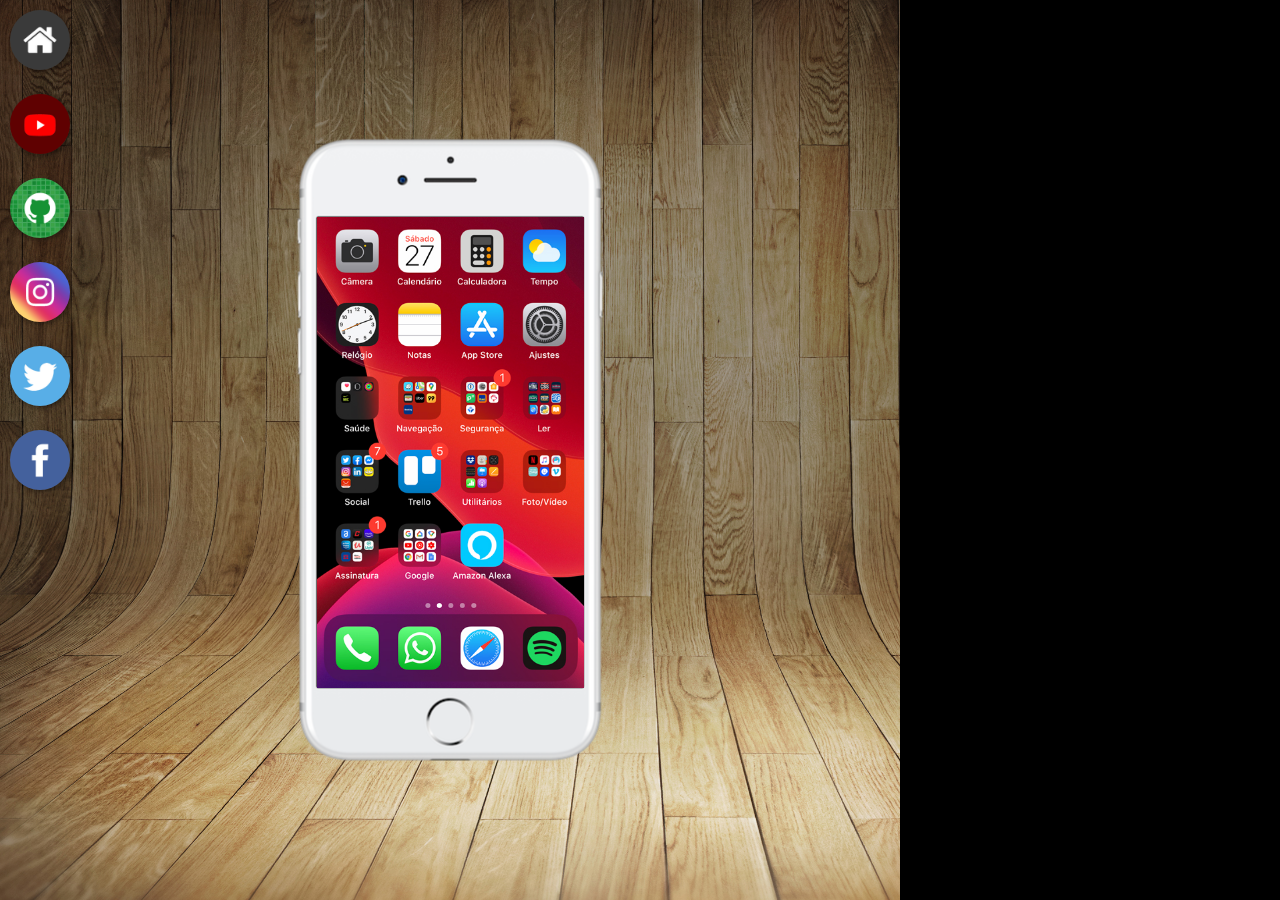
<file: index.html>
<!DOCTYPE html>
<html lang="pt-br">
<head>
    <meta charset="UTF-8">
    <meta name="viewport" content="width=device-width, initial-scale=1.0">
    <title>Projeto Redes Sociais</title>
    <link rel="stylesheet" href="/estilos/style.css">
    <link rel="shortcut icon" href="favicon.ico" type="image/x-icon">
</head>
<body>
    <main>
        <section id="telefone">
            <iframe src="home.html" frameborder="0" name="tela" id="tela">
                Seu navegador não é compativel
            </iframe>
        </section>
        <section id="redes-sociais">
            <a href="home.html" target="tela"><img src="imagens/logo-home.jpg" alt=""></a> <br>
            <a href="youtube.html" target="tela"><img src="imagens/logo-youtube.jpg" alt="Youtube"></a><br>
            <a href="" target="tela"><img src="imagens/logo-github.jpg" alt="GitHub"></a><br>
            <a href="" target="tela"><img src="imagens/logo-instagram.jpg" alt="Instagram"></a><br>
            <a href="" target="tela"><img src="imagens/logo-twitter.jpg" alt="Twitter"></a><br>
            <a href="" target="tela"><img src="imagens/logo-facebook.jpg" alt="Facebook"></a><br>
        </section>
    </main>
</body>
</html>
</file>
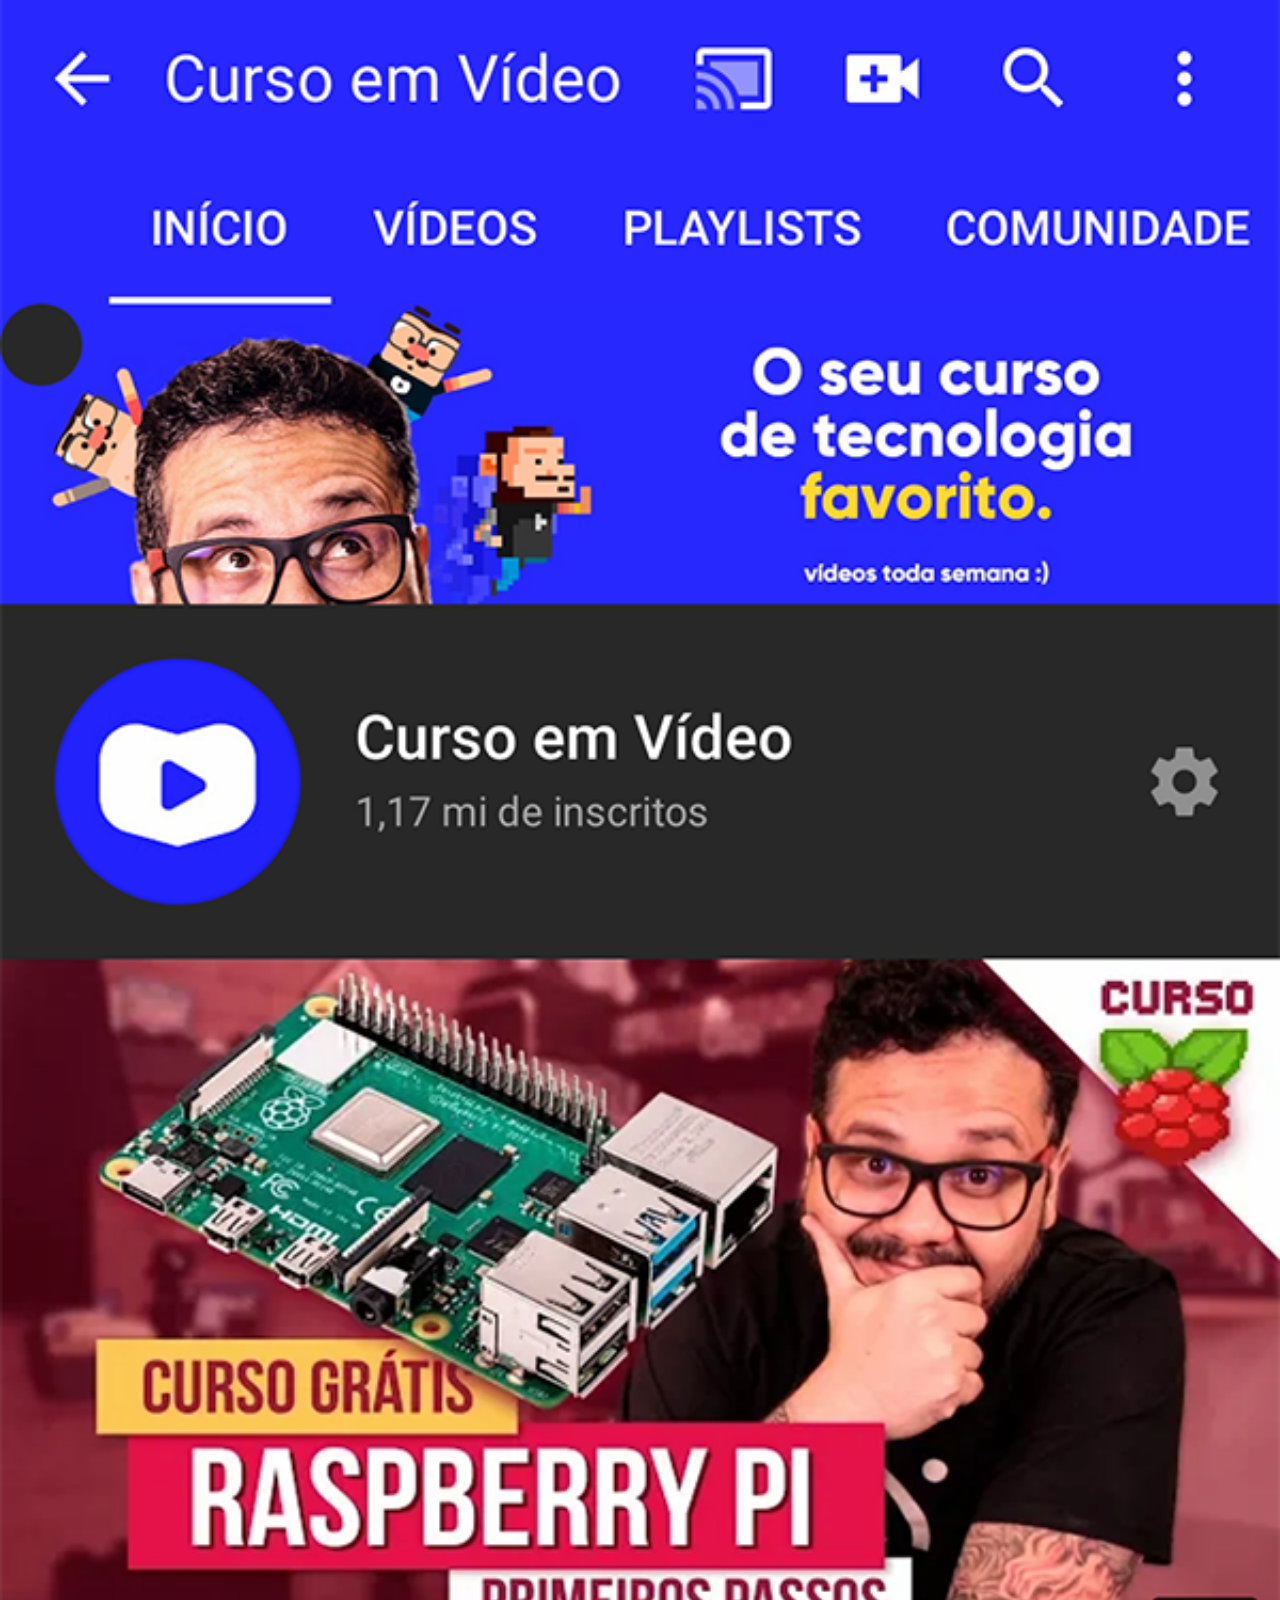
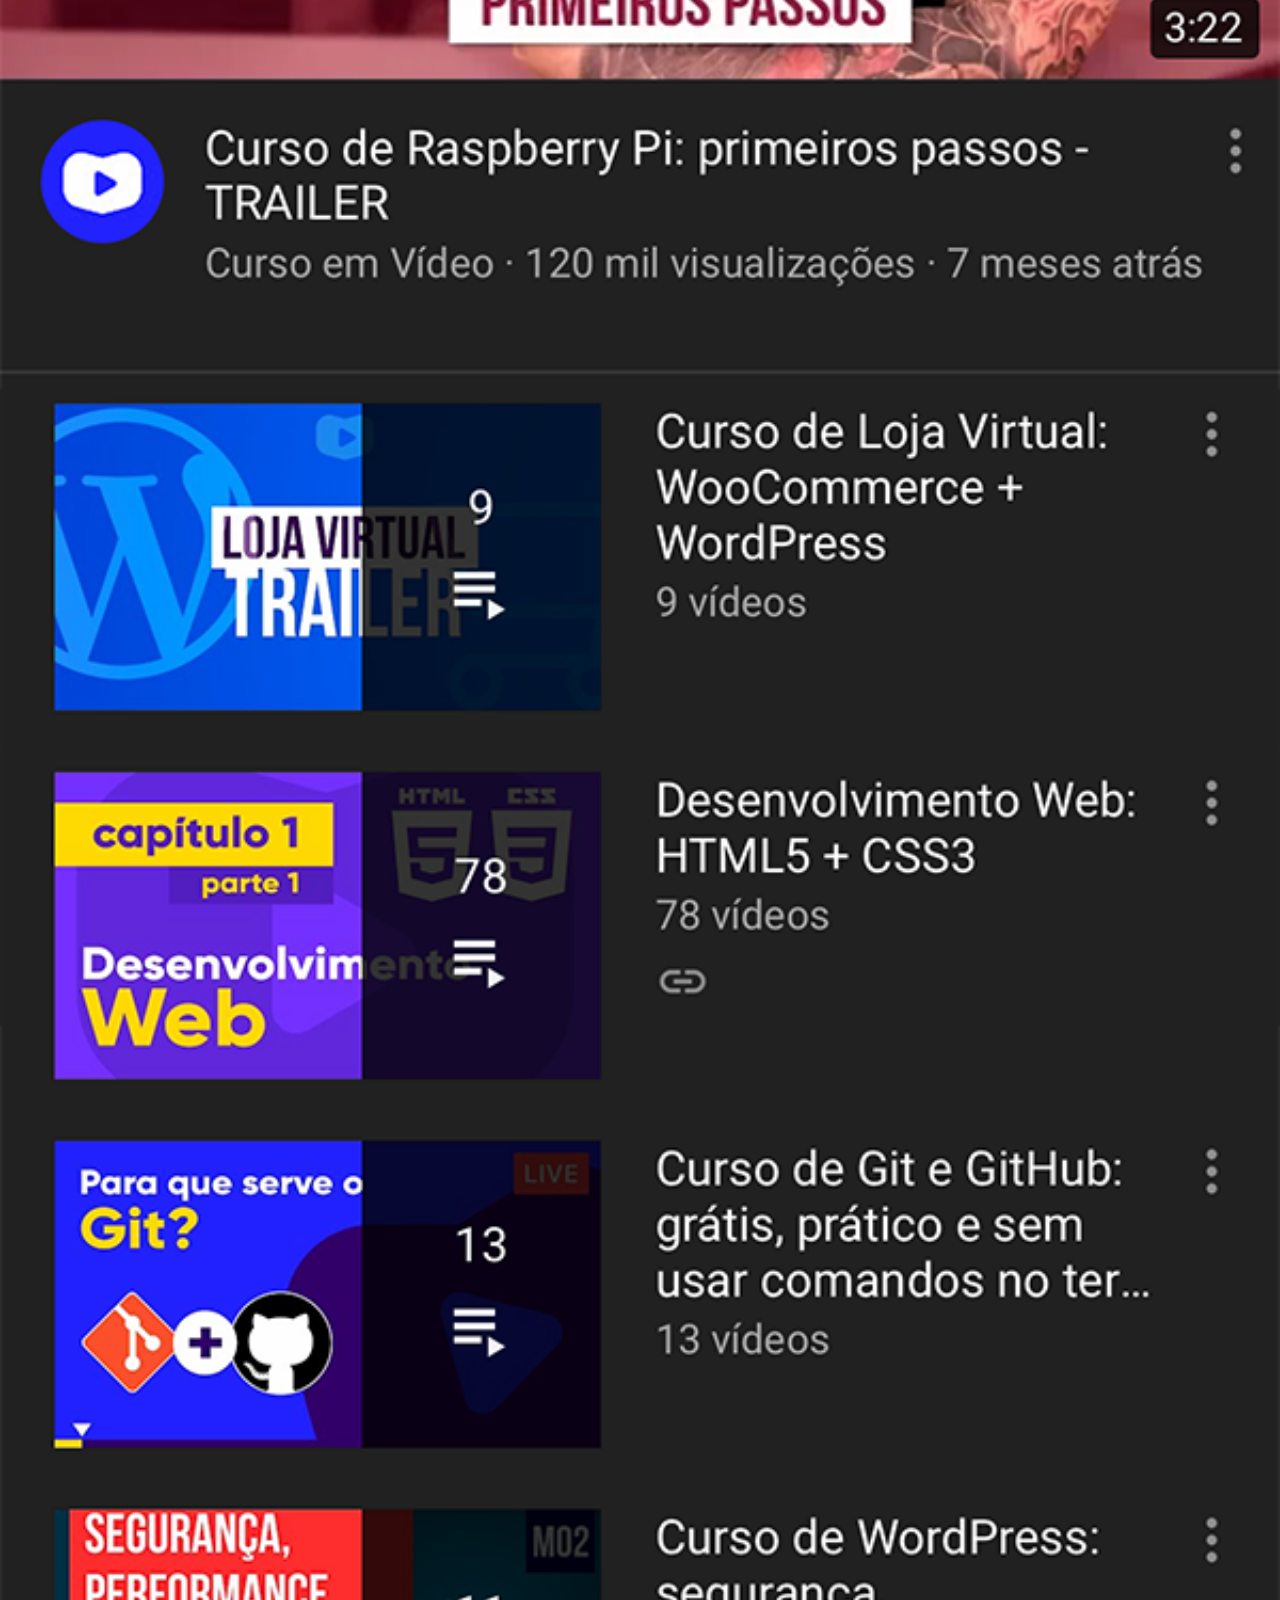
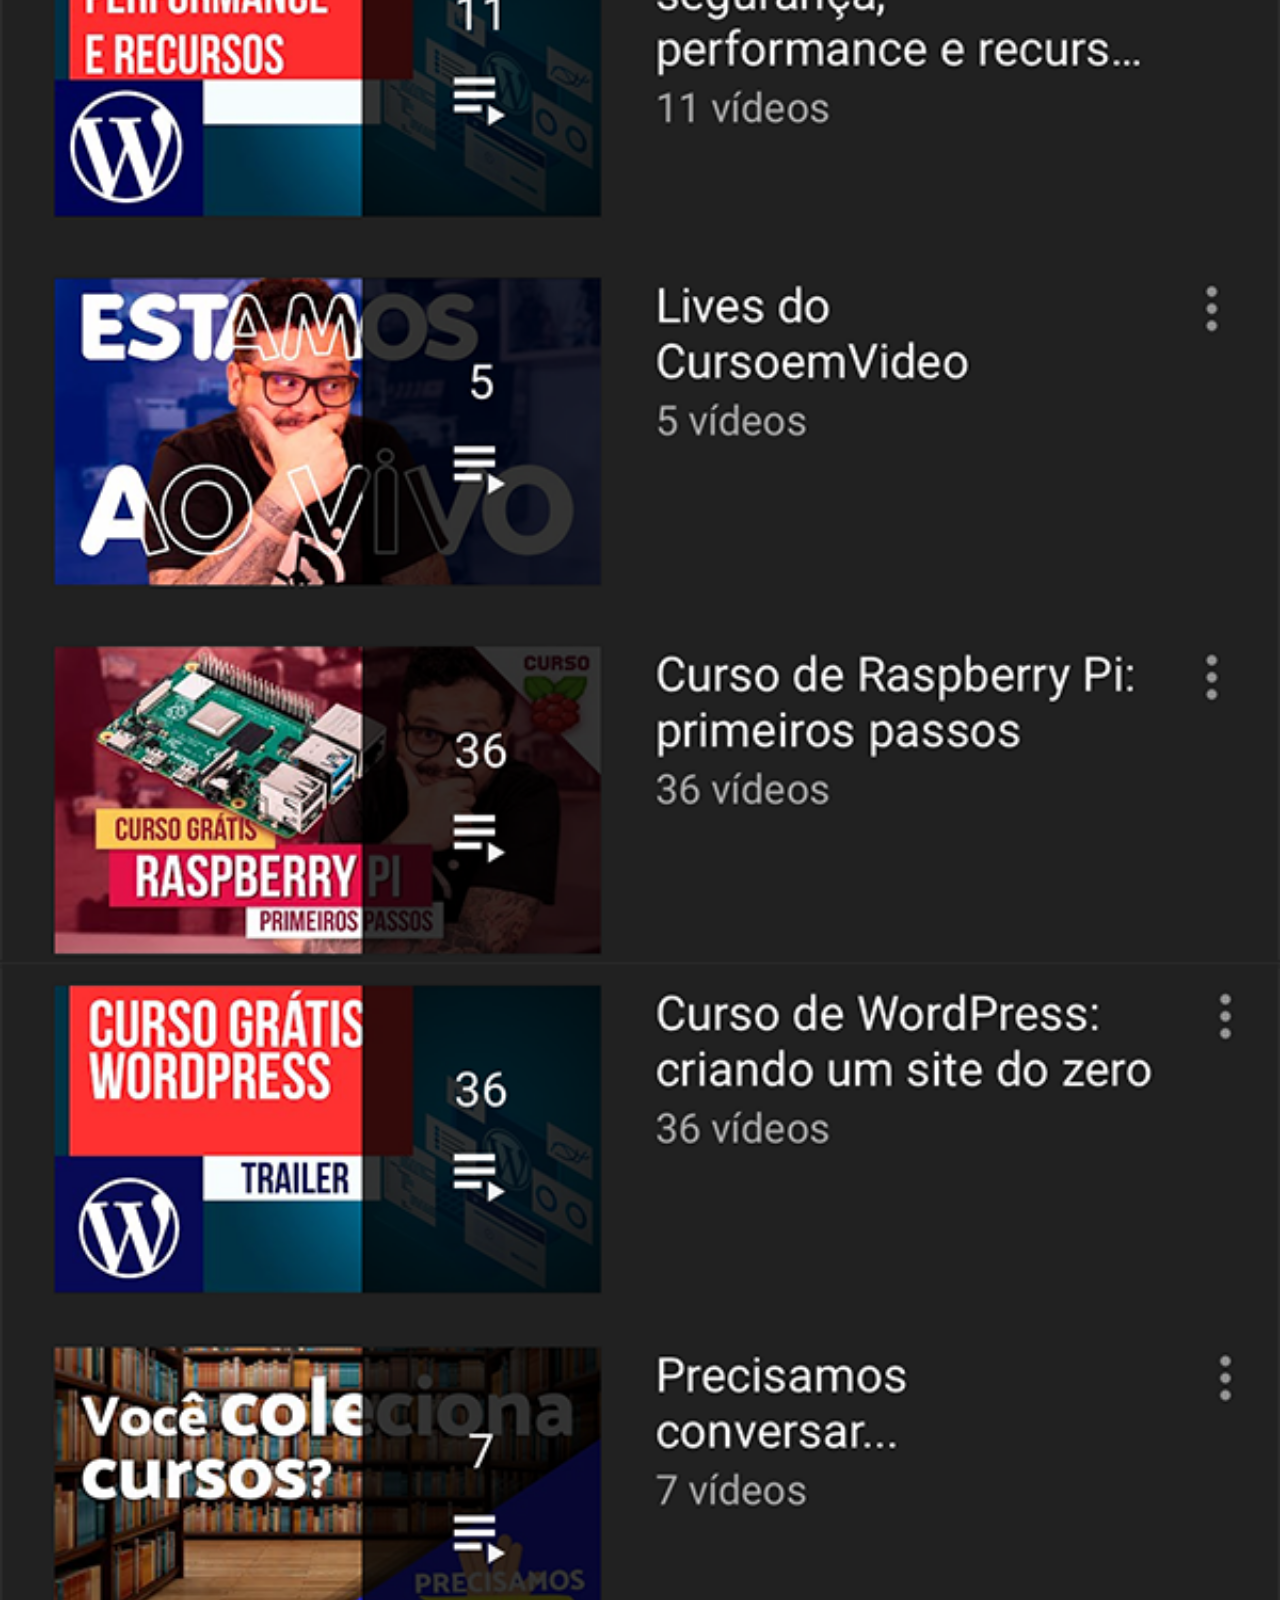
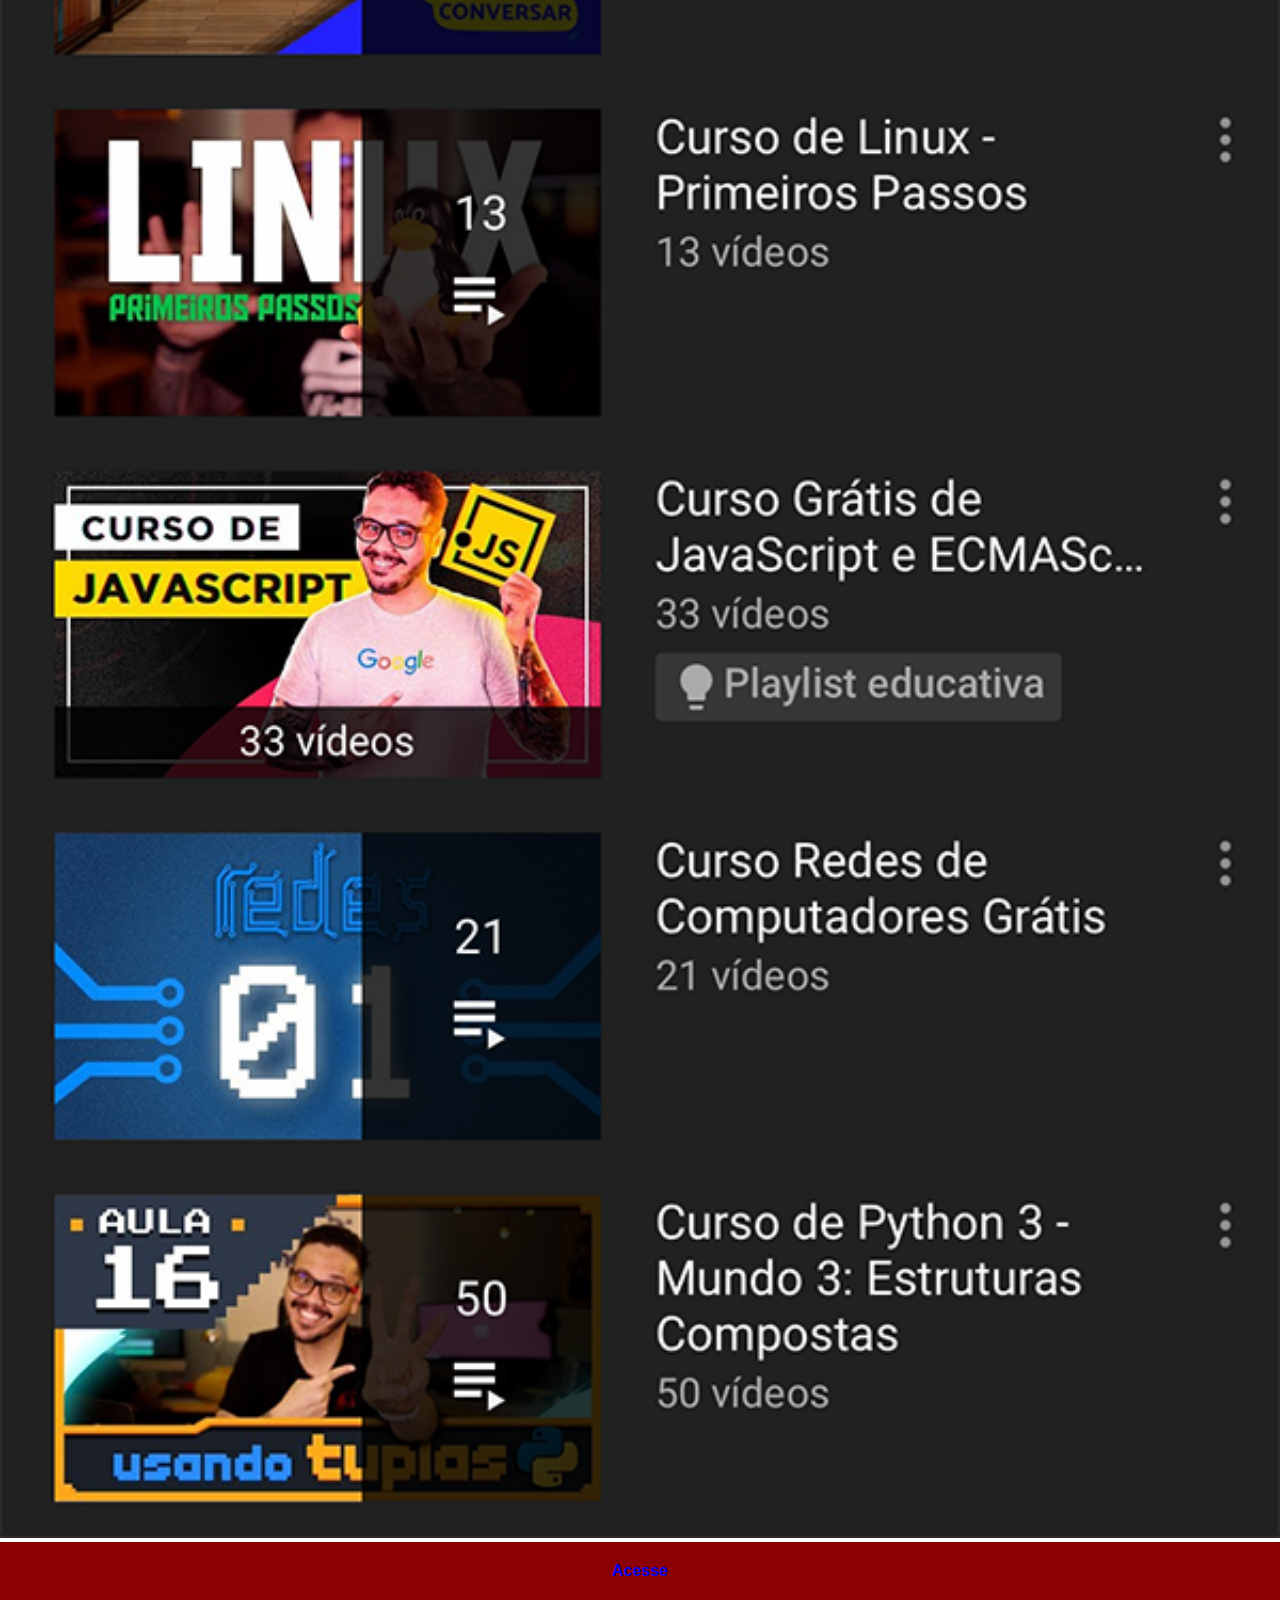
<file: facebook.html>
<!DOCTYPE html>
<html lang="ptbr">
<head>
    <meta charset="UTF-8">
    <meta name="viewport" content="width=device-width, initial-scale=1.0">
    <title>Youtube</title>
    <link rel="stylesheet" href="estilos/social.css">
</head>
<body>
    <img src="imagens/tela-youtube.png" alt="Youtube">
    <a href="https://www.facebook.com/gustavoguanabara/" target="_blank">Acesse</a>
</body>
</html>
</file>
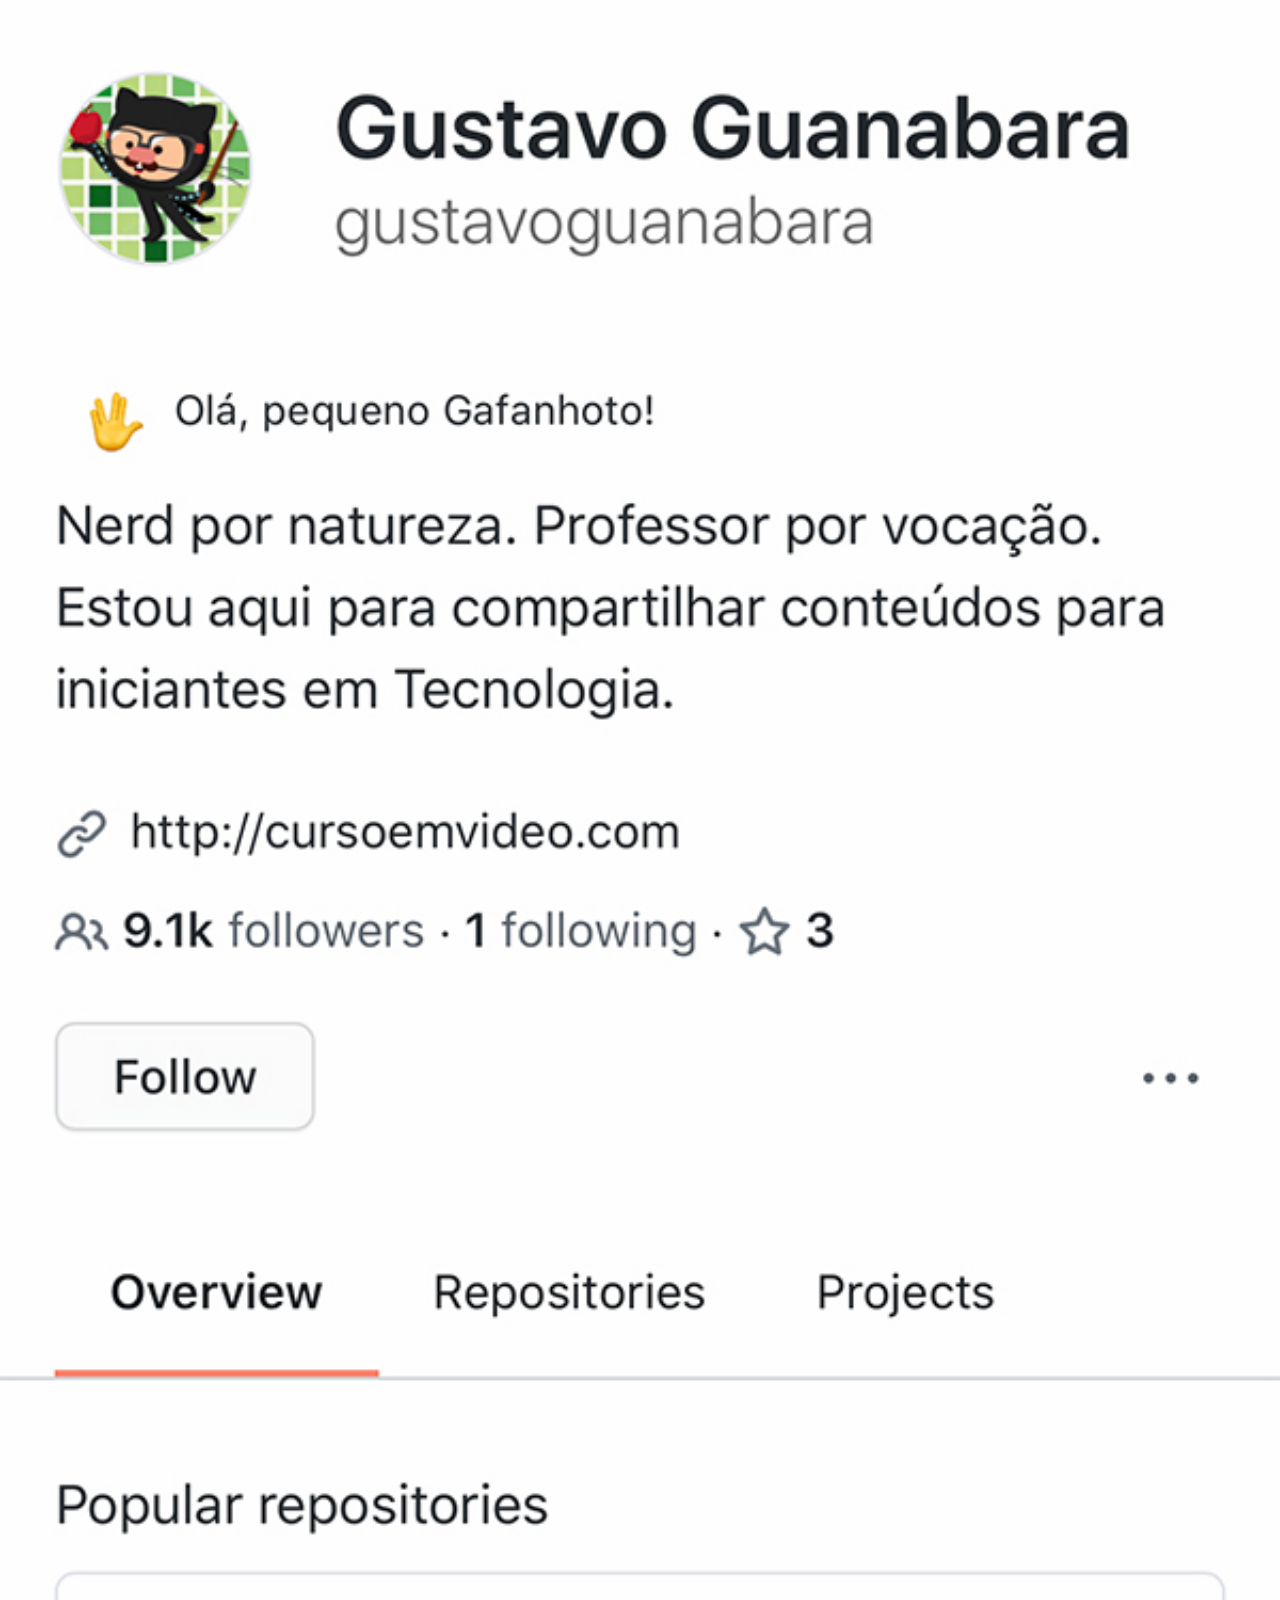
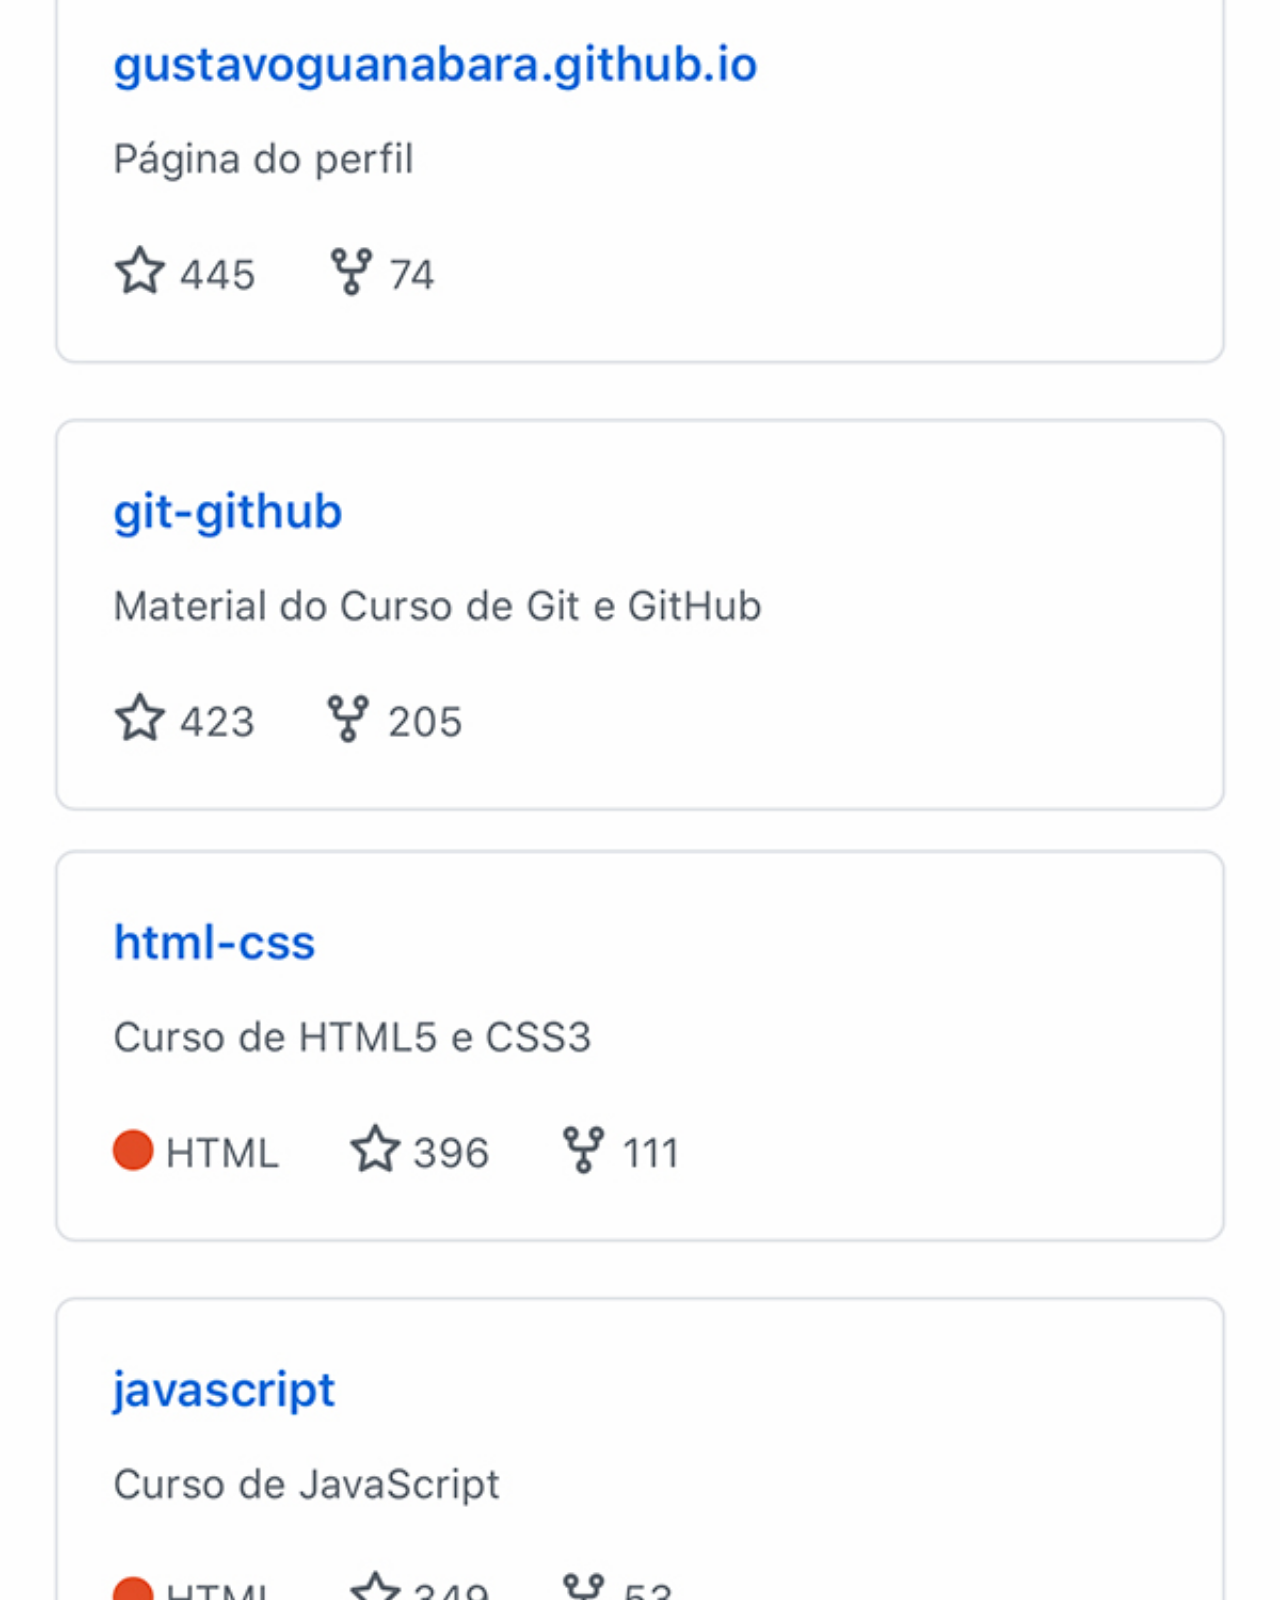
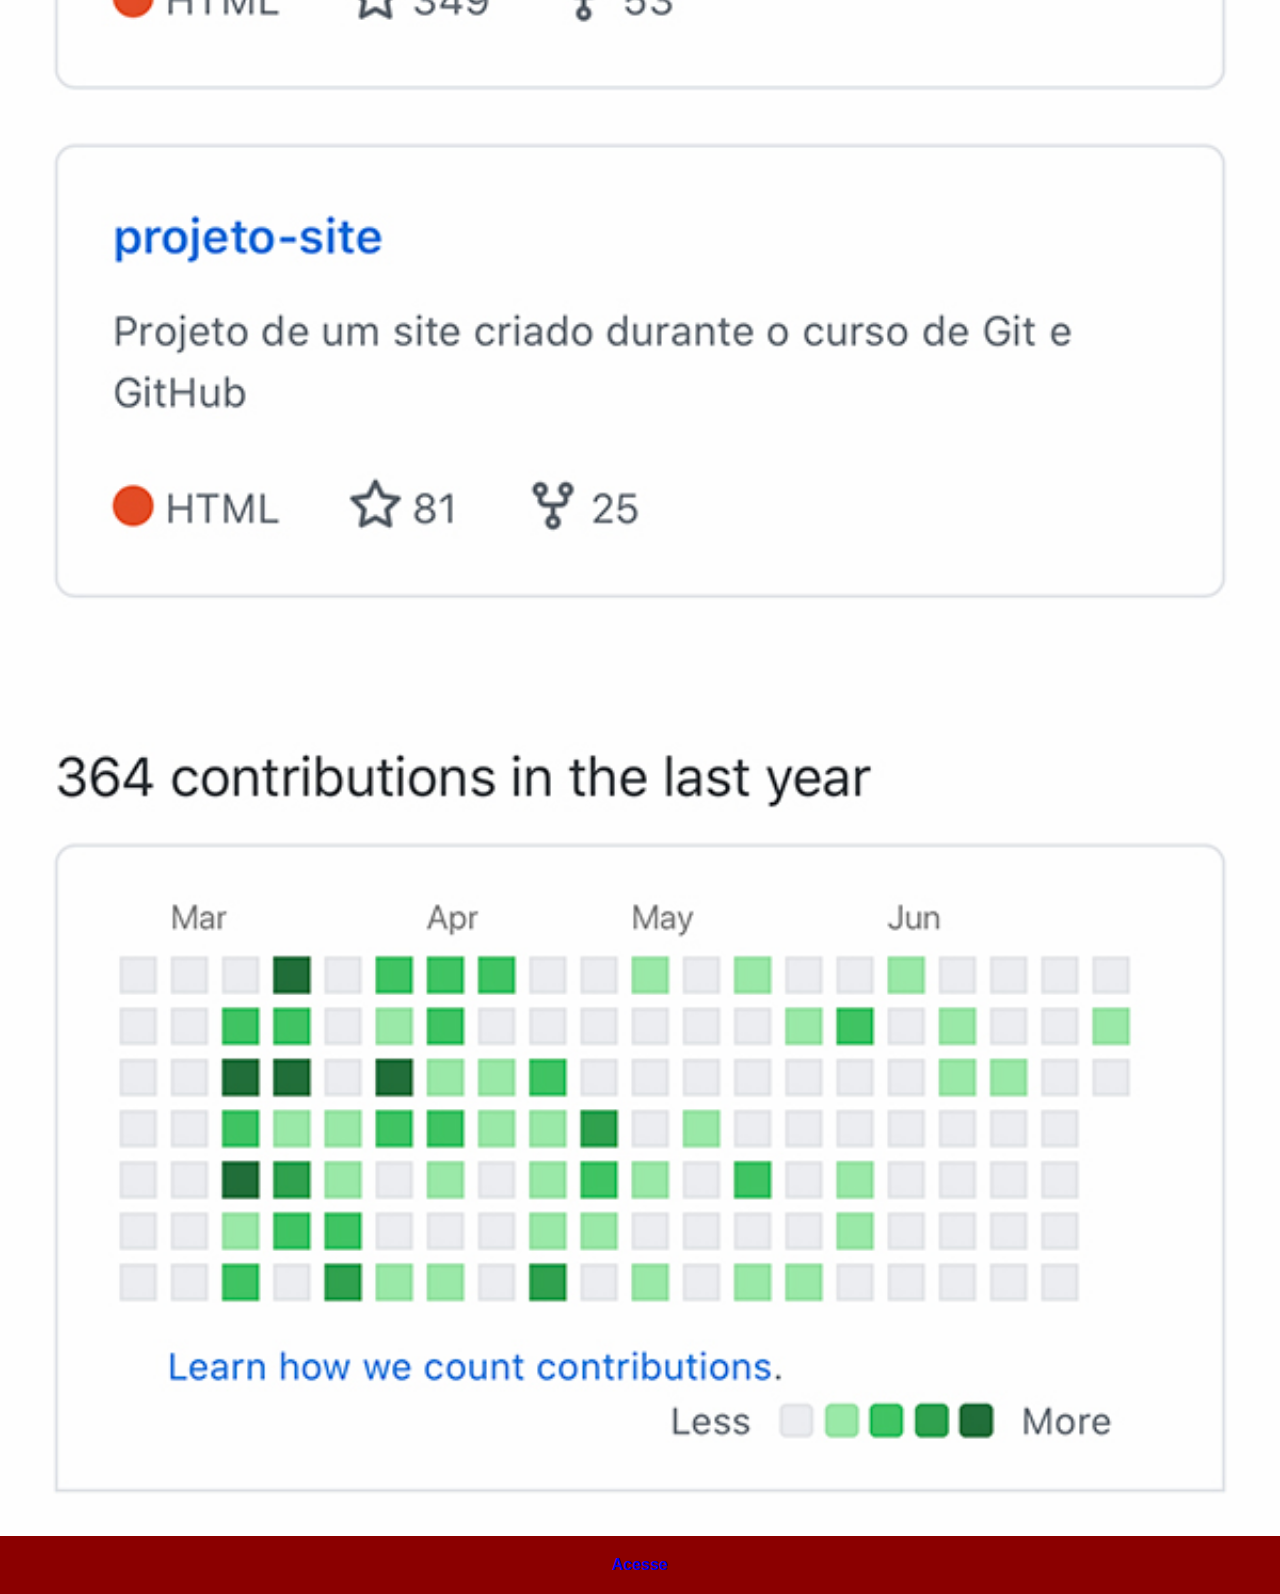
<file: github.html>
<!DOCTYPE html>
<html lang="ptbr">
<head>
    <meta charset="UTF-8">
    <meta name="viewport" content="width=device-width, initial-scale=1.0">
    <title>Youtube</title>
    <link rel="stylesheet" href="estilos/social.css">
</head>
<body>
    <img src="imagens/tela-github.jpg" alt="Youtube">
    <a href="https://github.com/gustavoguanabara/" target="_blank">Acesse</a>
</body>
</html>
</file>
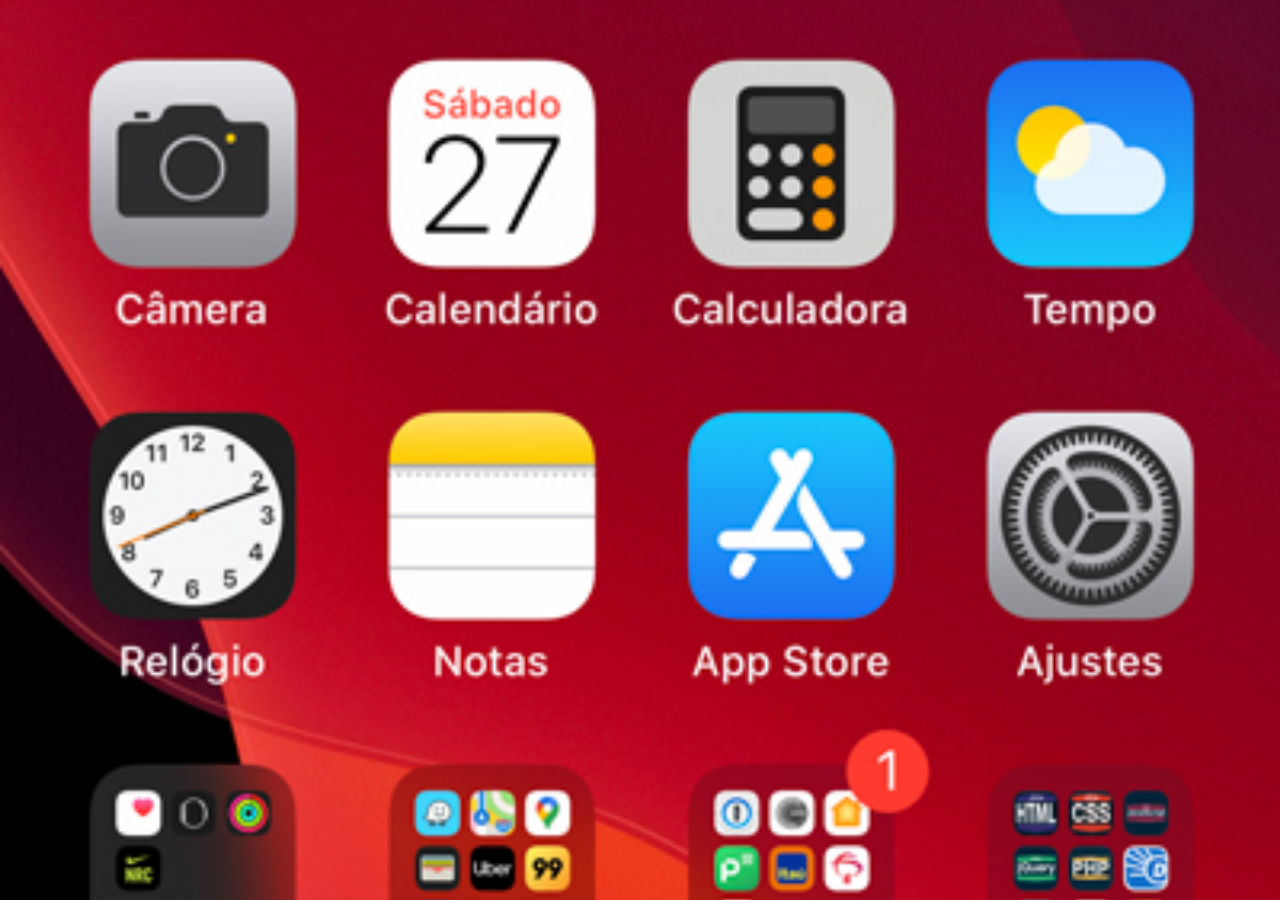
<file: home.html>
<!DOCTYPE html>
<html lang="pt-br">
<head>
    <meta charset="UTF-8">
    <meta name="viewport" content="width=device-width, initial-scale=1.0">
    <title>Home</title>
</head>
<style>
    *{
        margin: 0px;
        padding: 0px;
    }
    body{
        width: 100vh;
        height: 100vh;
        background: black url(../imagens/tela-home.jpg) no-repeat top center;
        background-size: cover;
    }

</style>
<body>
    
</body>
</html>
</file>
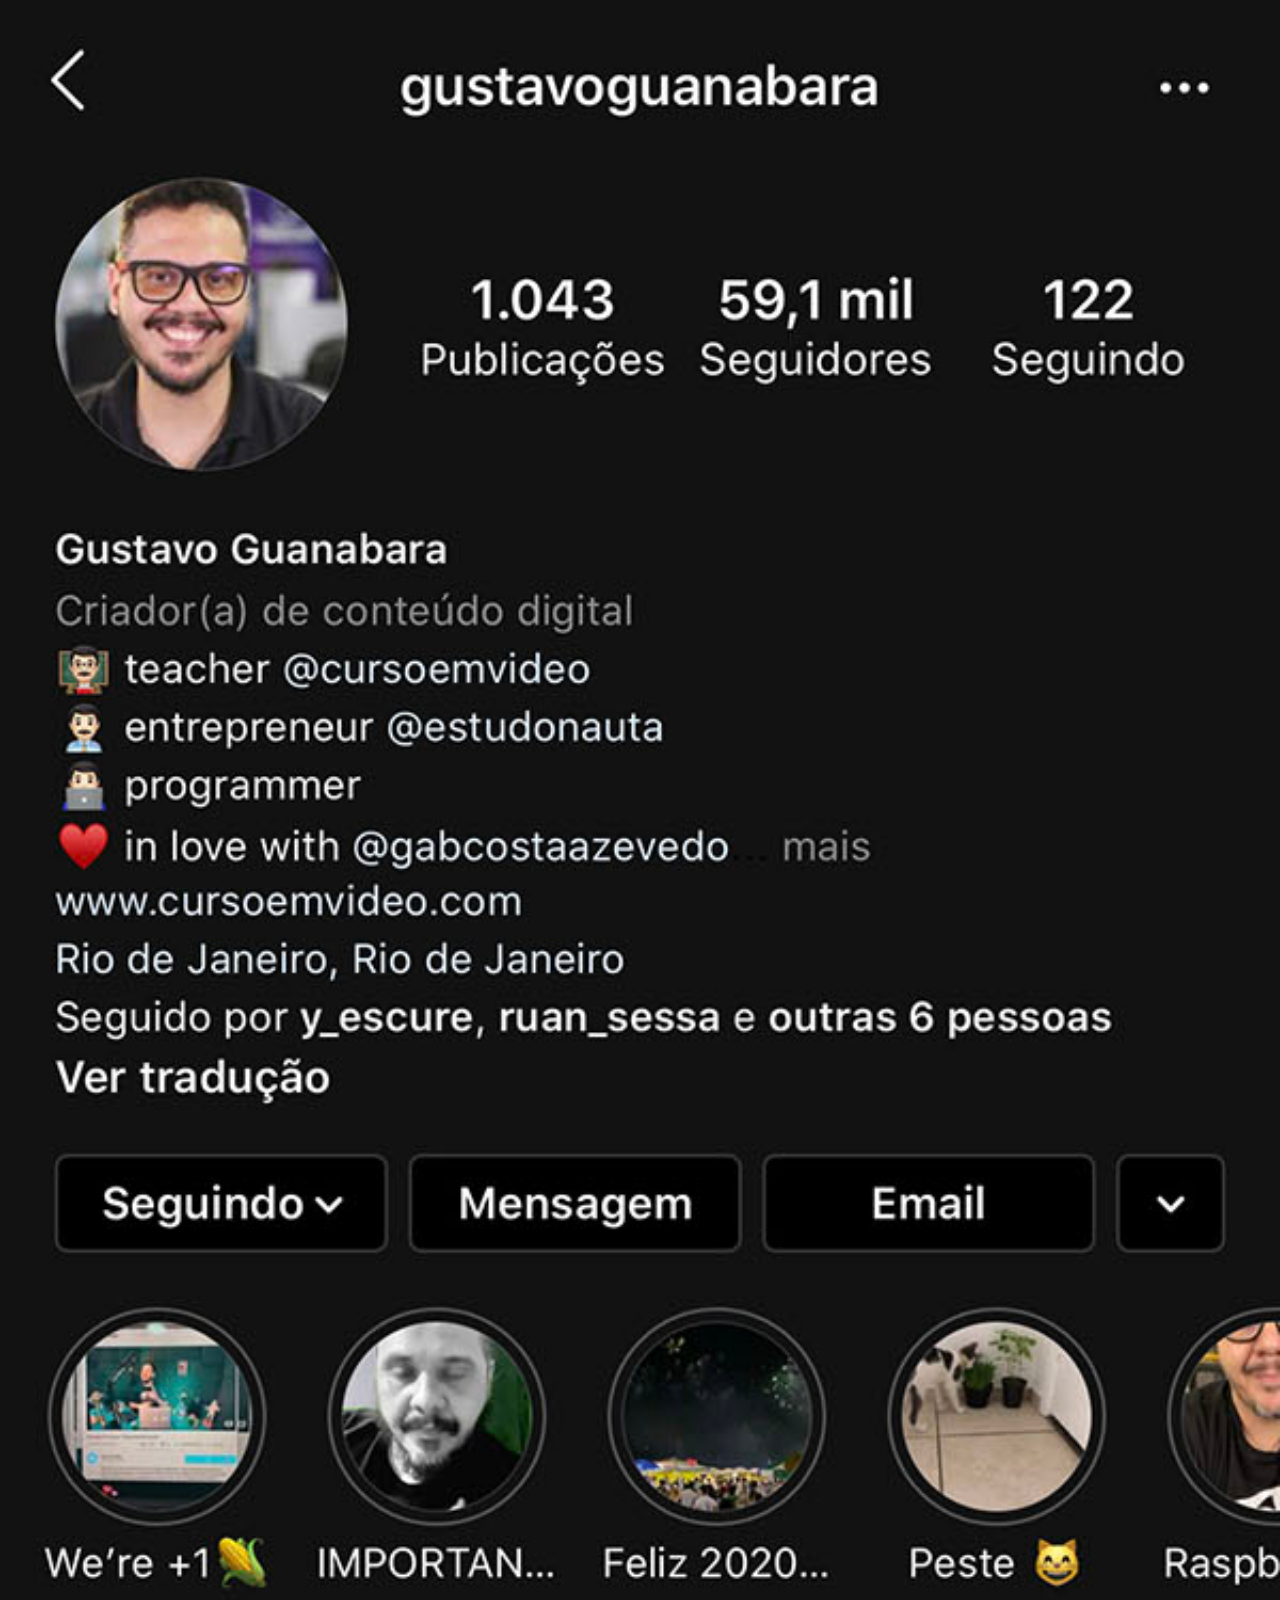
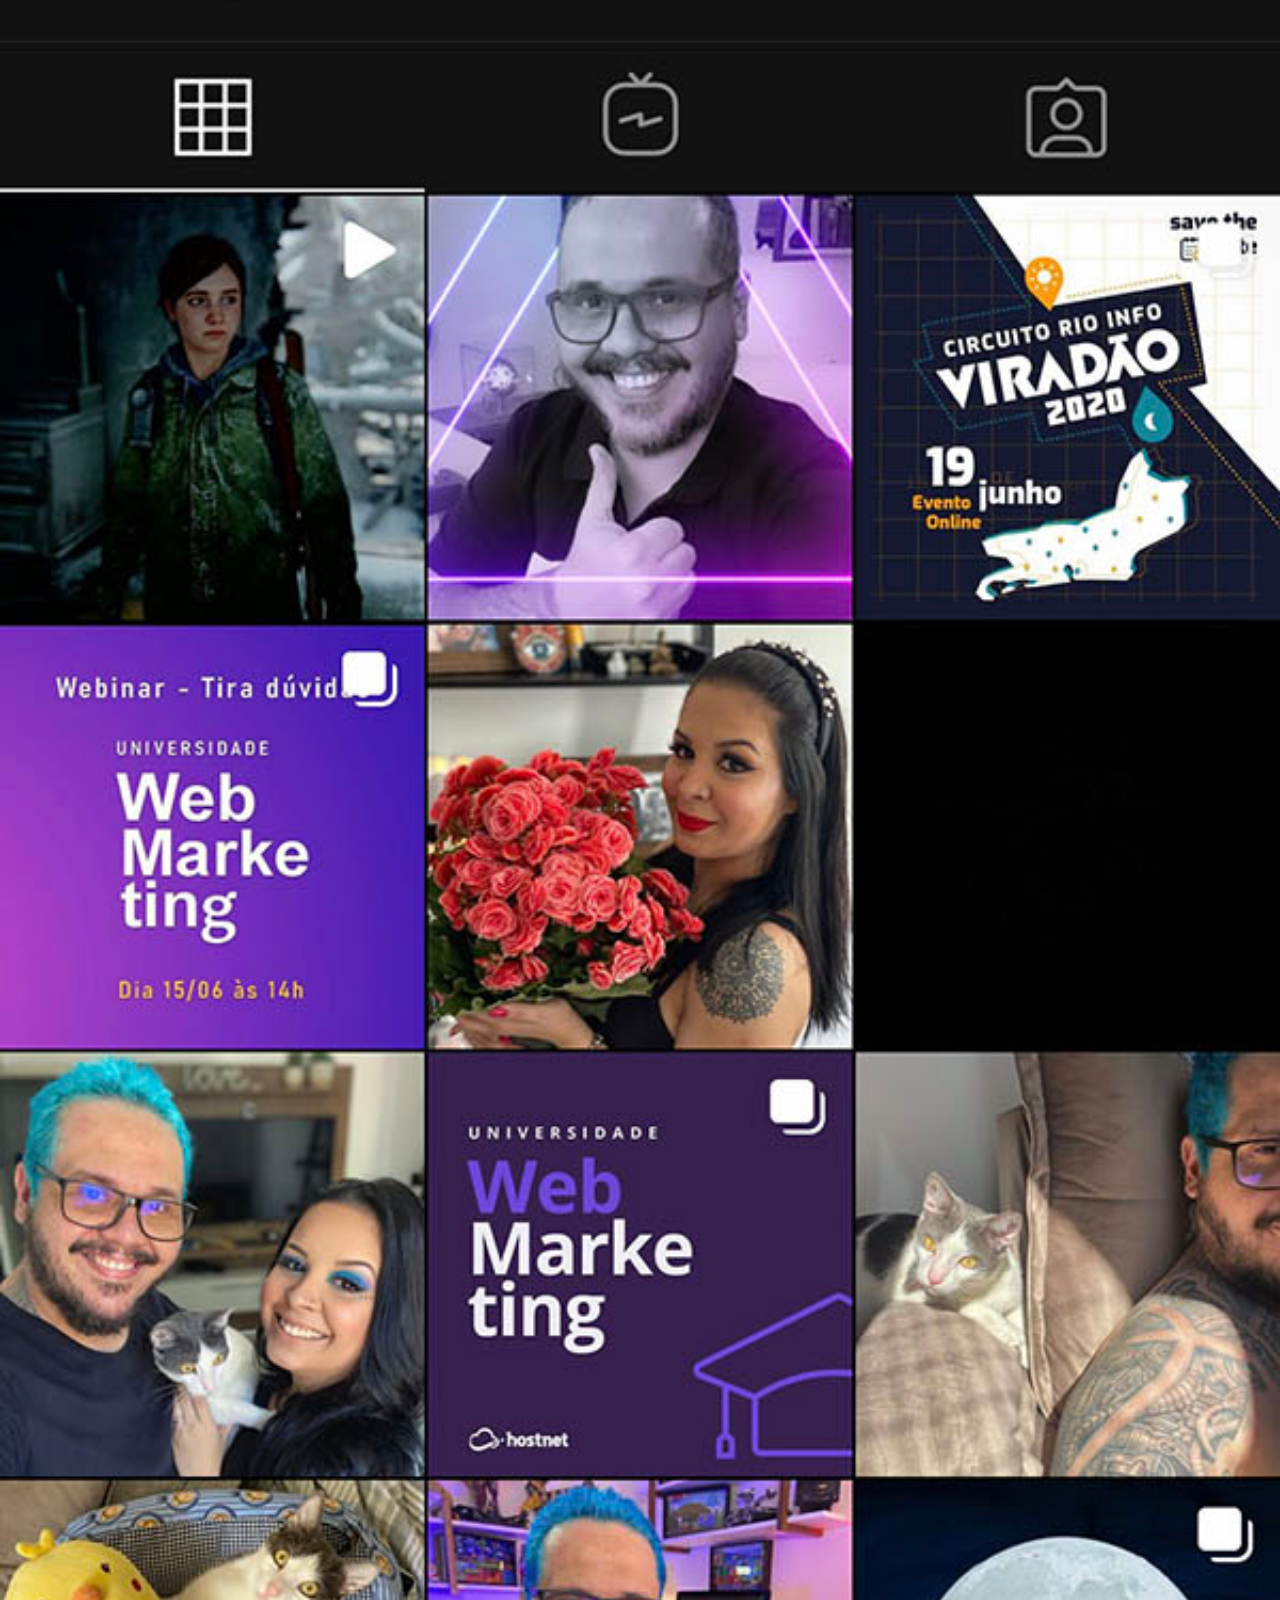
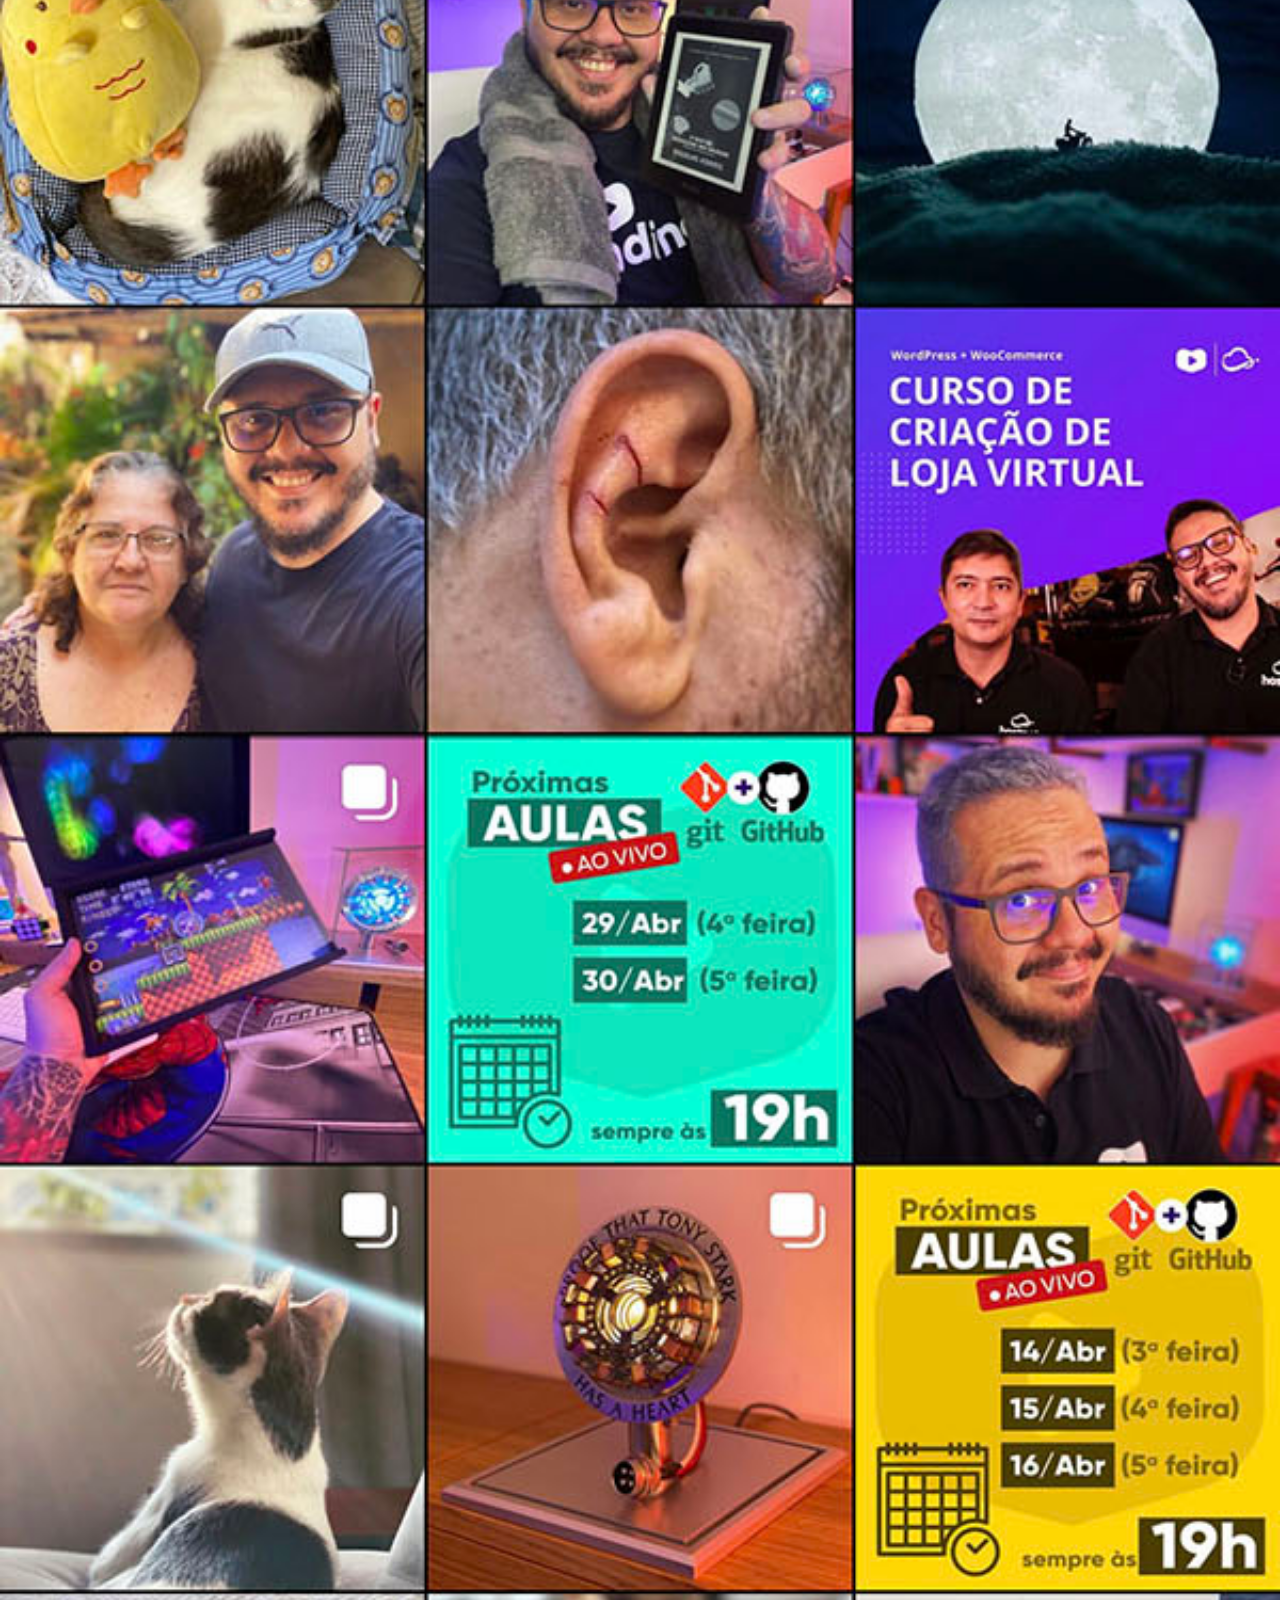
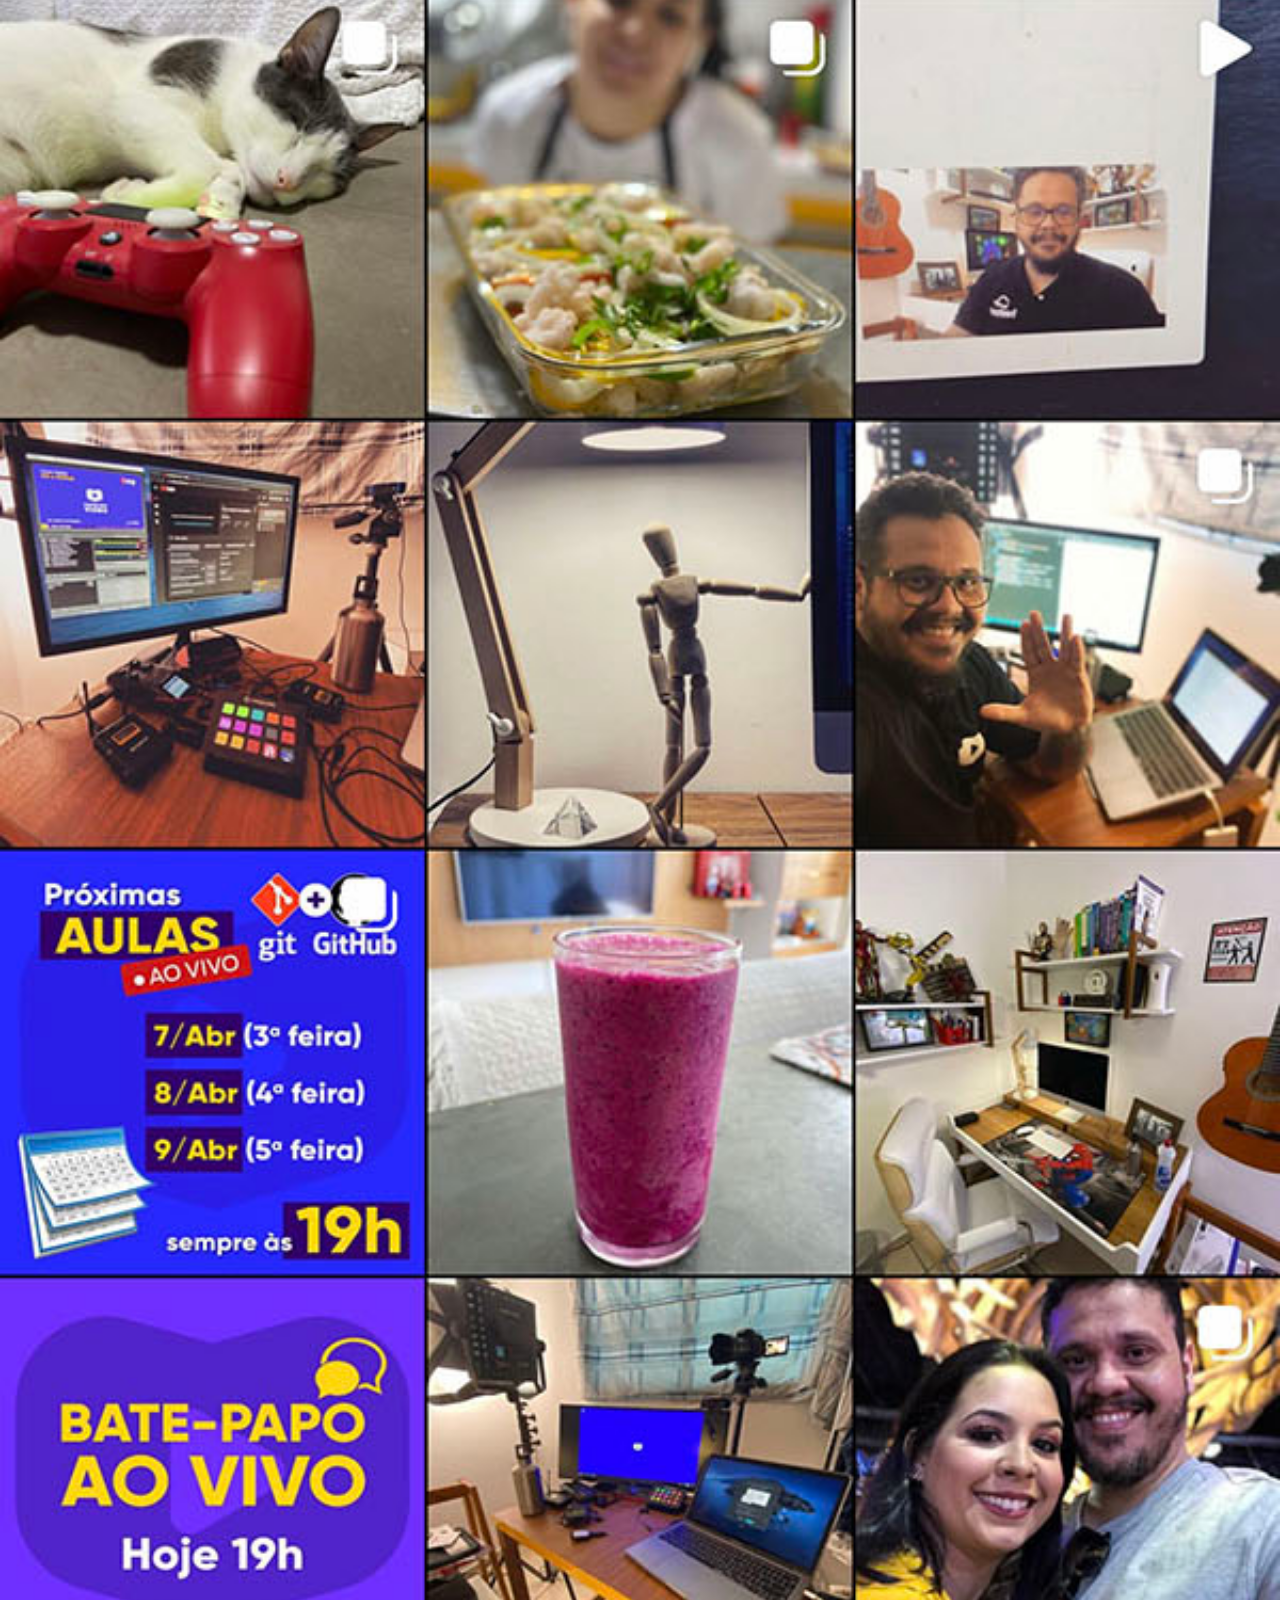
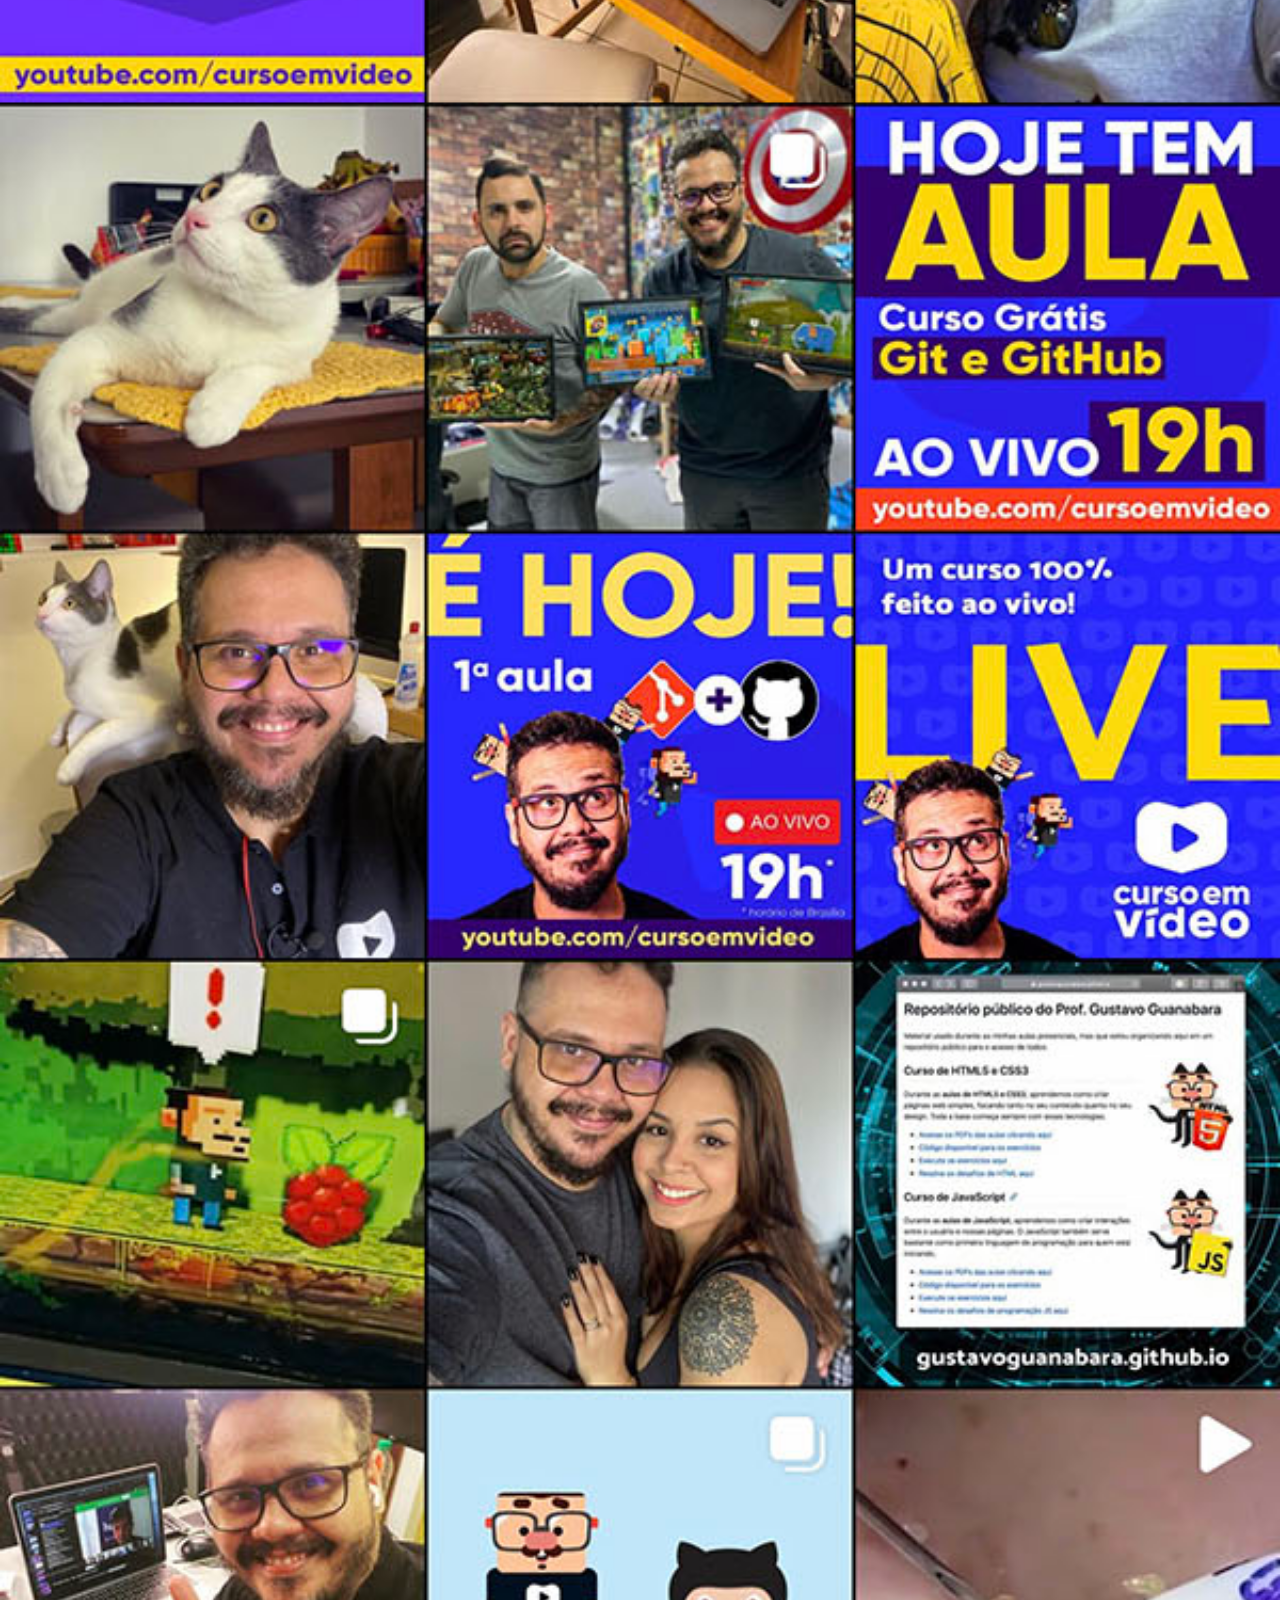
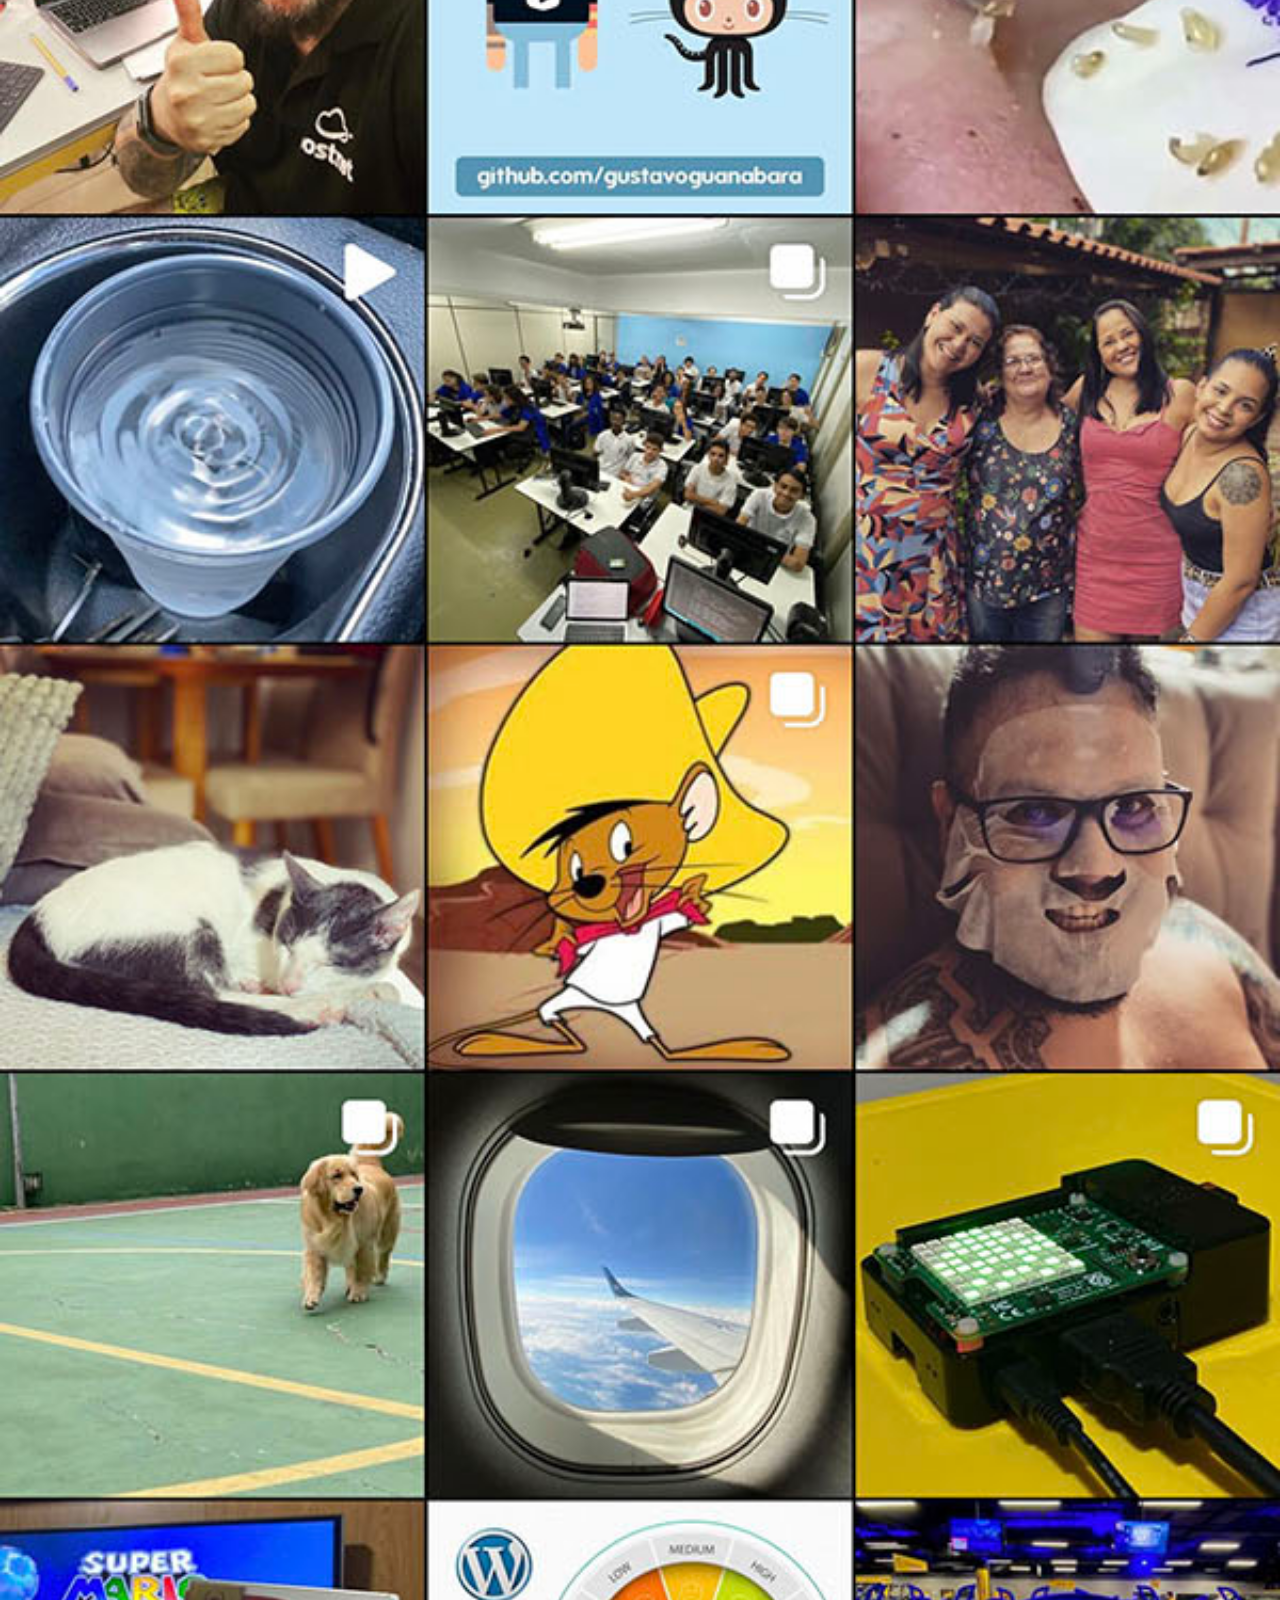
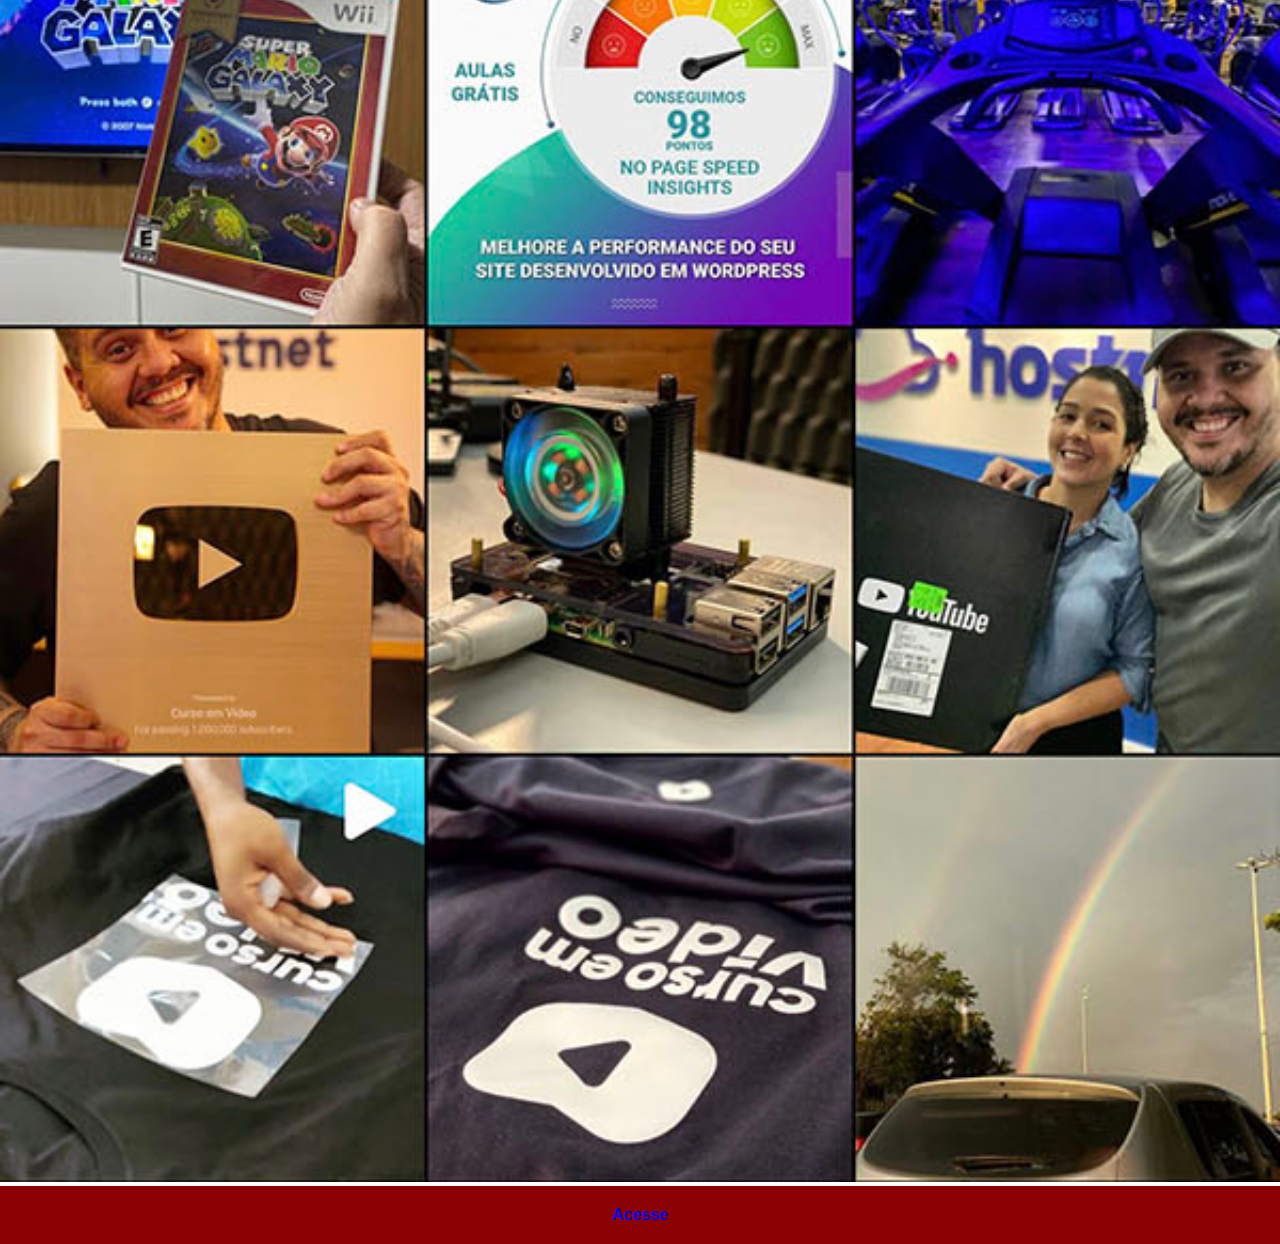
<file: instagram.html>
<!DOCTYPE html>
<html lang="ptbr">
<head>
    <meta charset="UTF-8">
    <meta name="viewport" content="width=device-width, initial-scale=1.0">
    <title>Youtube</title>
    <link rel="stylesheet" href="estilos/social.css">
</head>
<body>
    <img src="imagens/tela-instagram.jpg" alt="Youtube">
    <a href="https://www.instagram.com/gustavoguanabara/" target="_blank">Acesse</a>
</body>
</html>
</file>
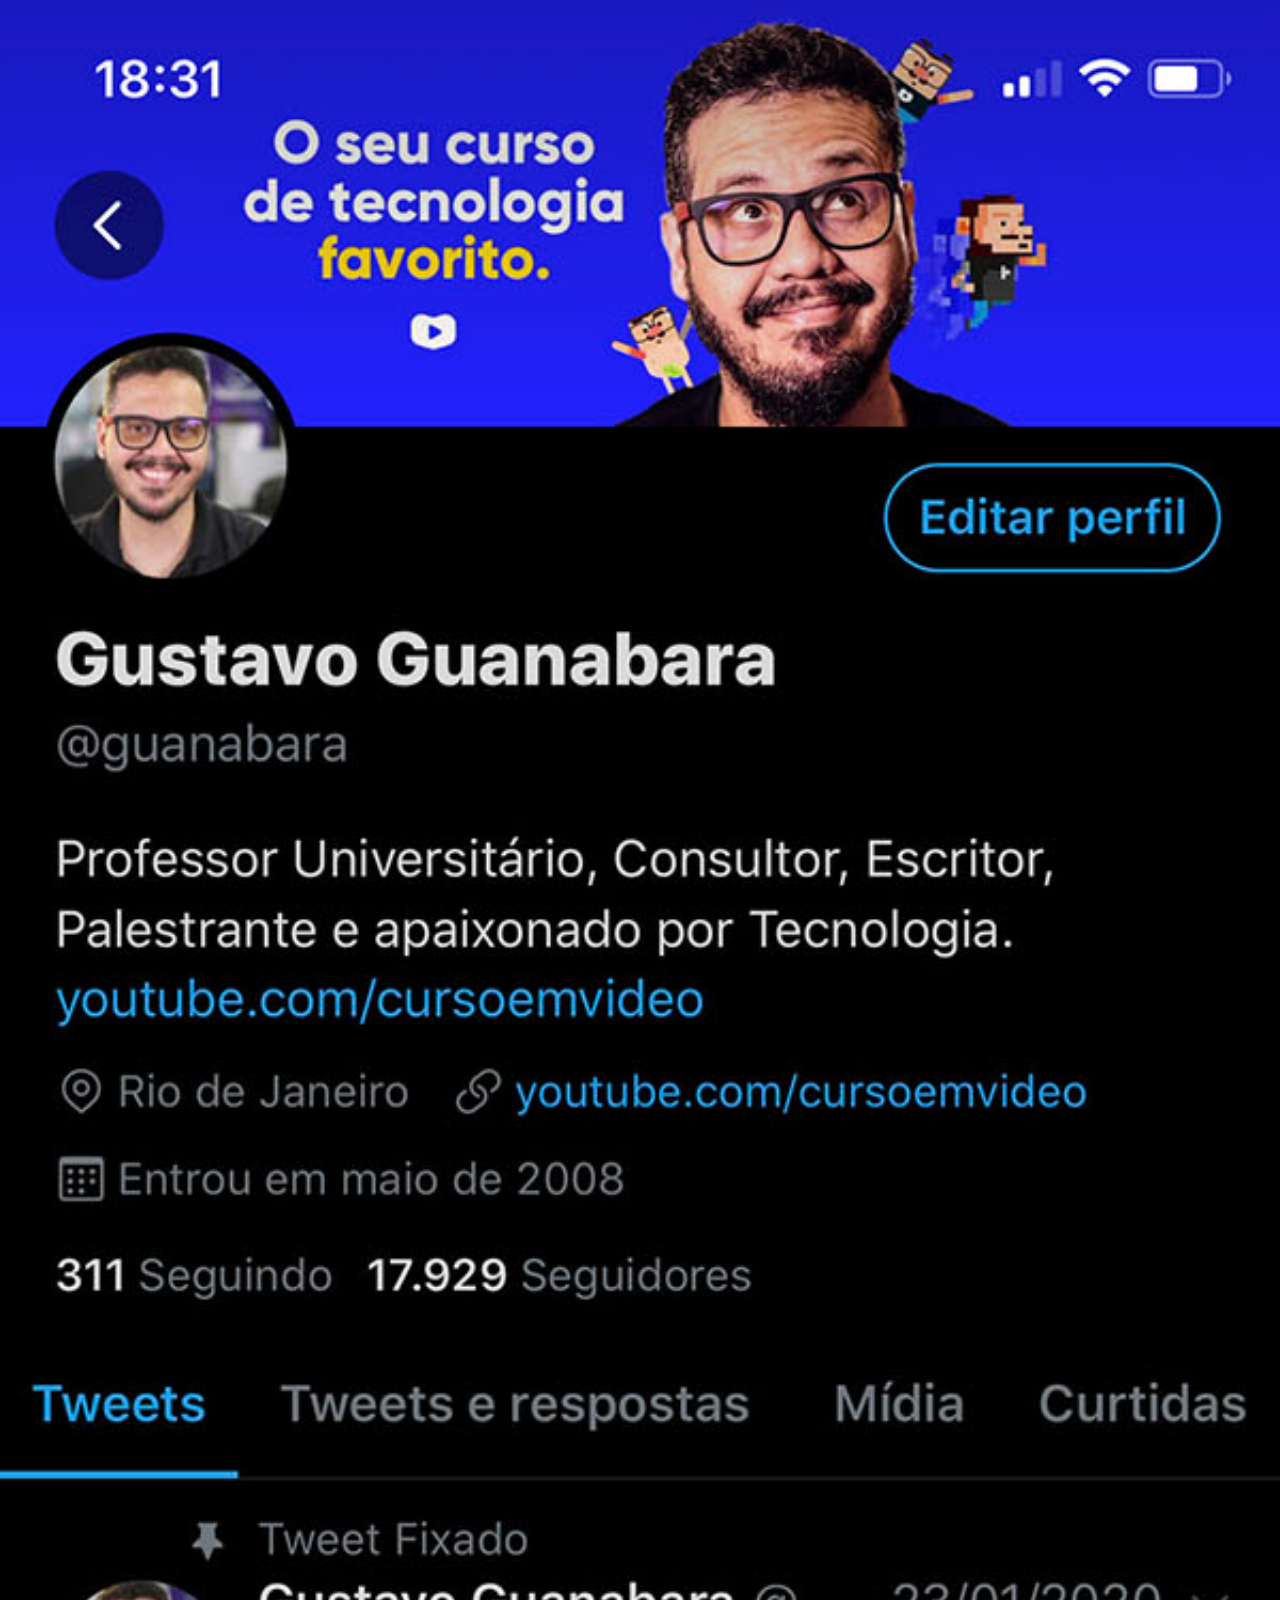
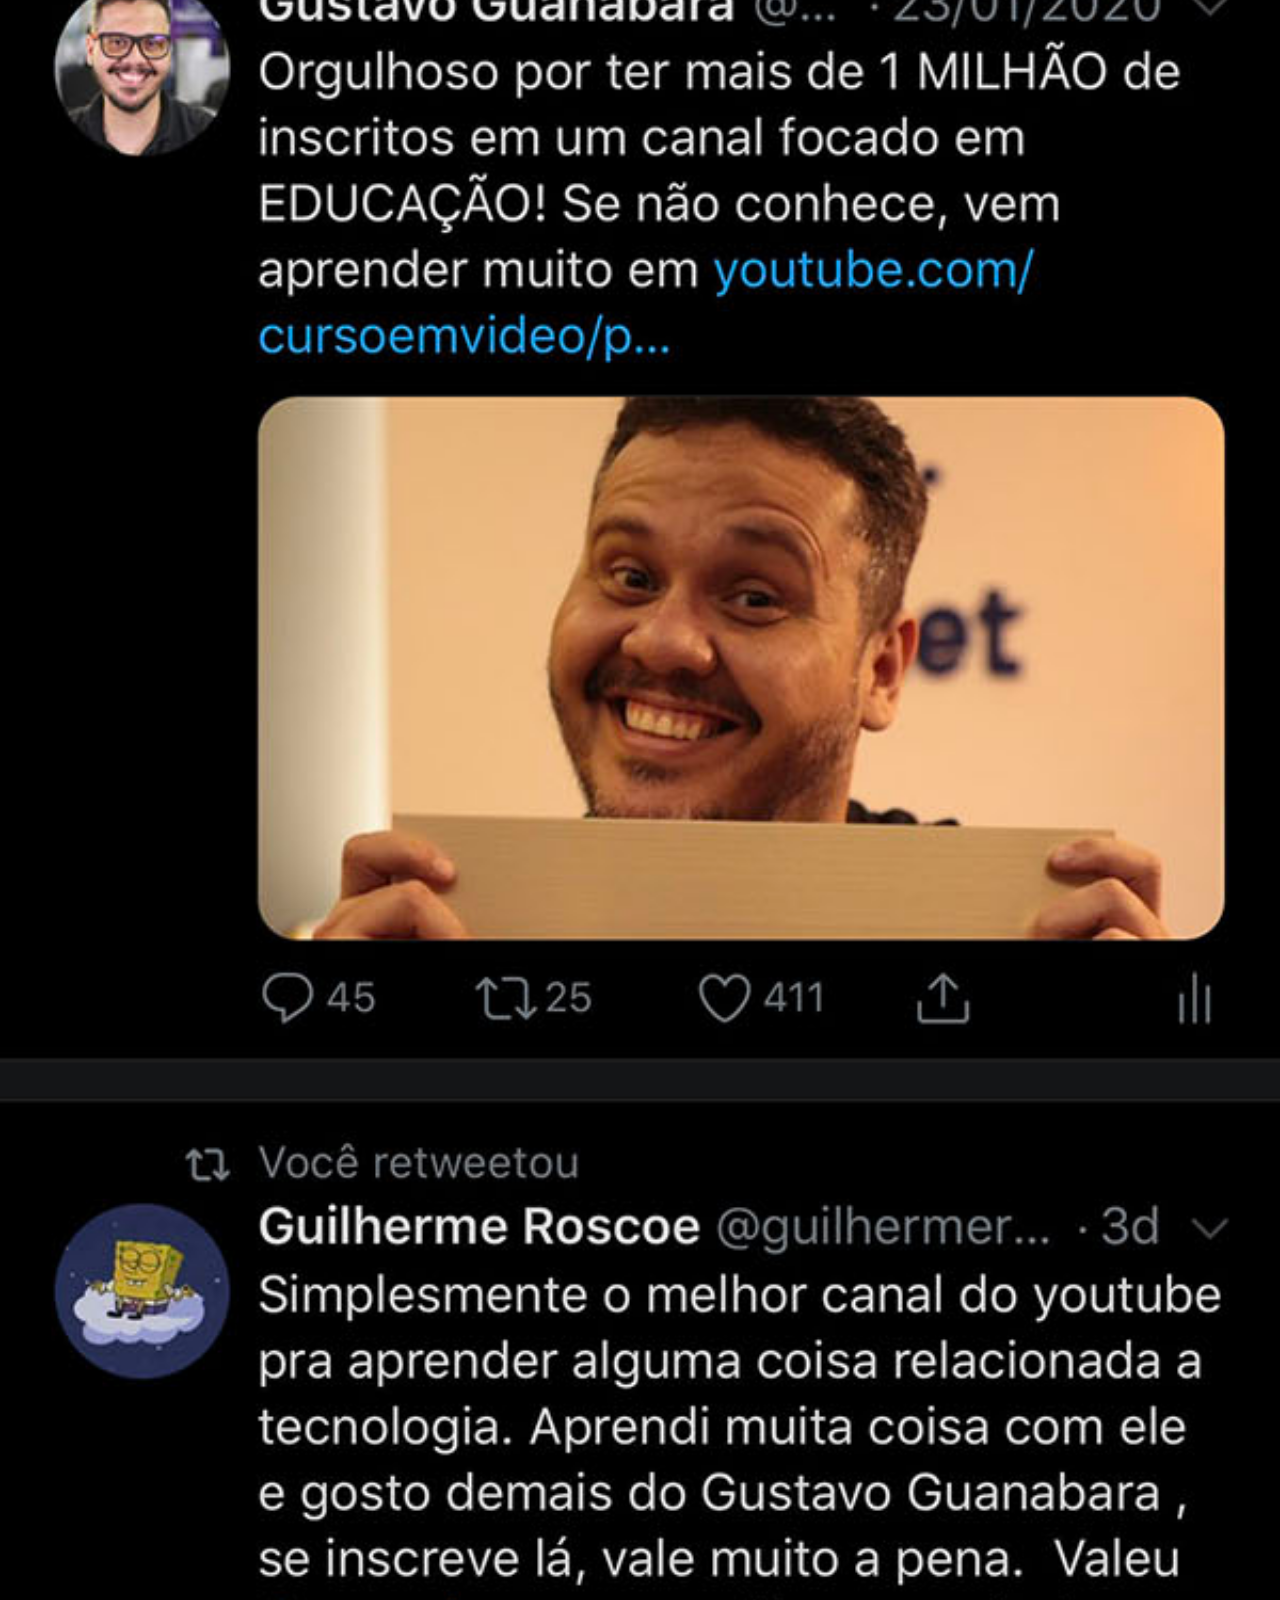
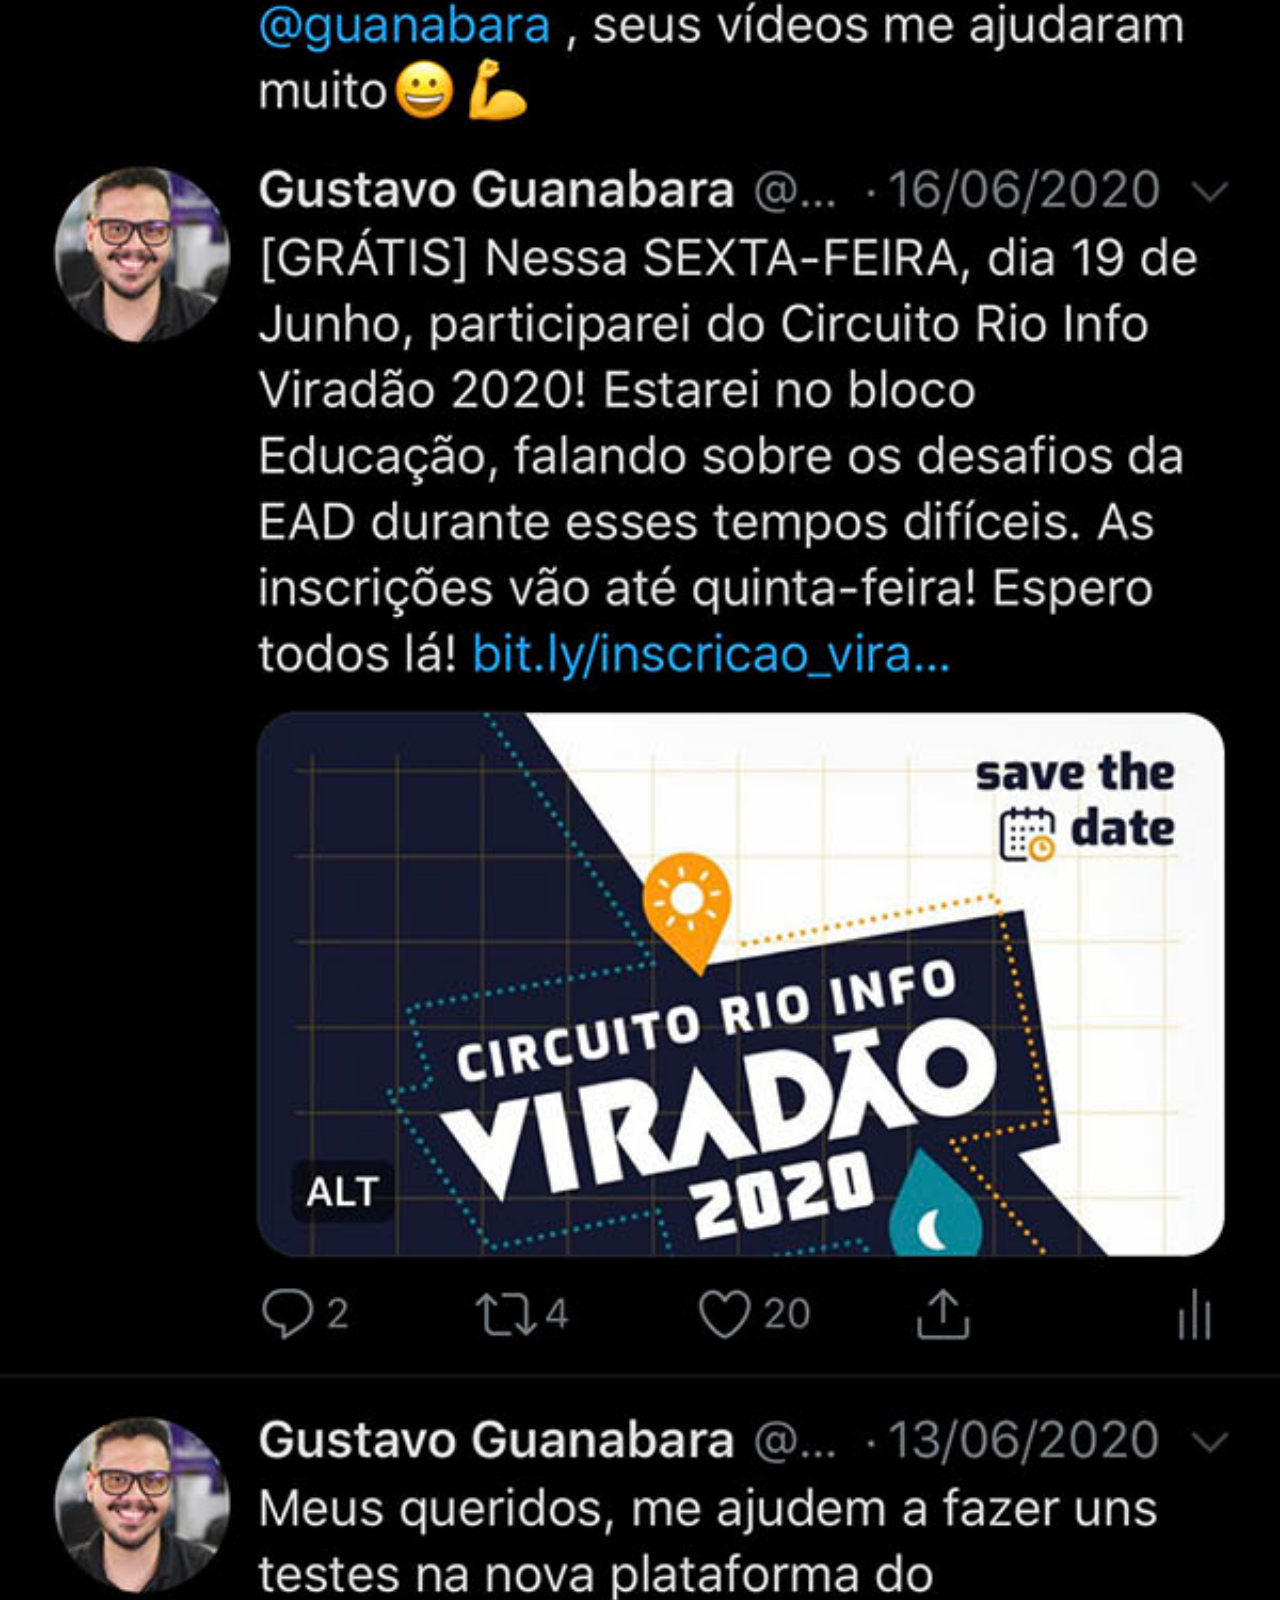
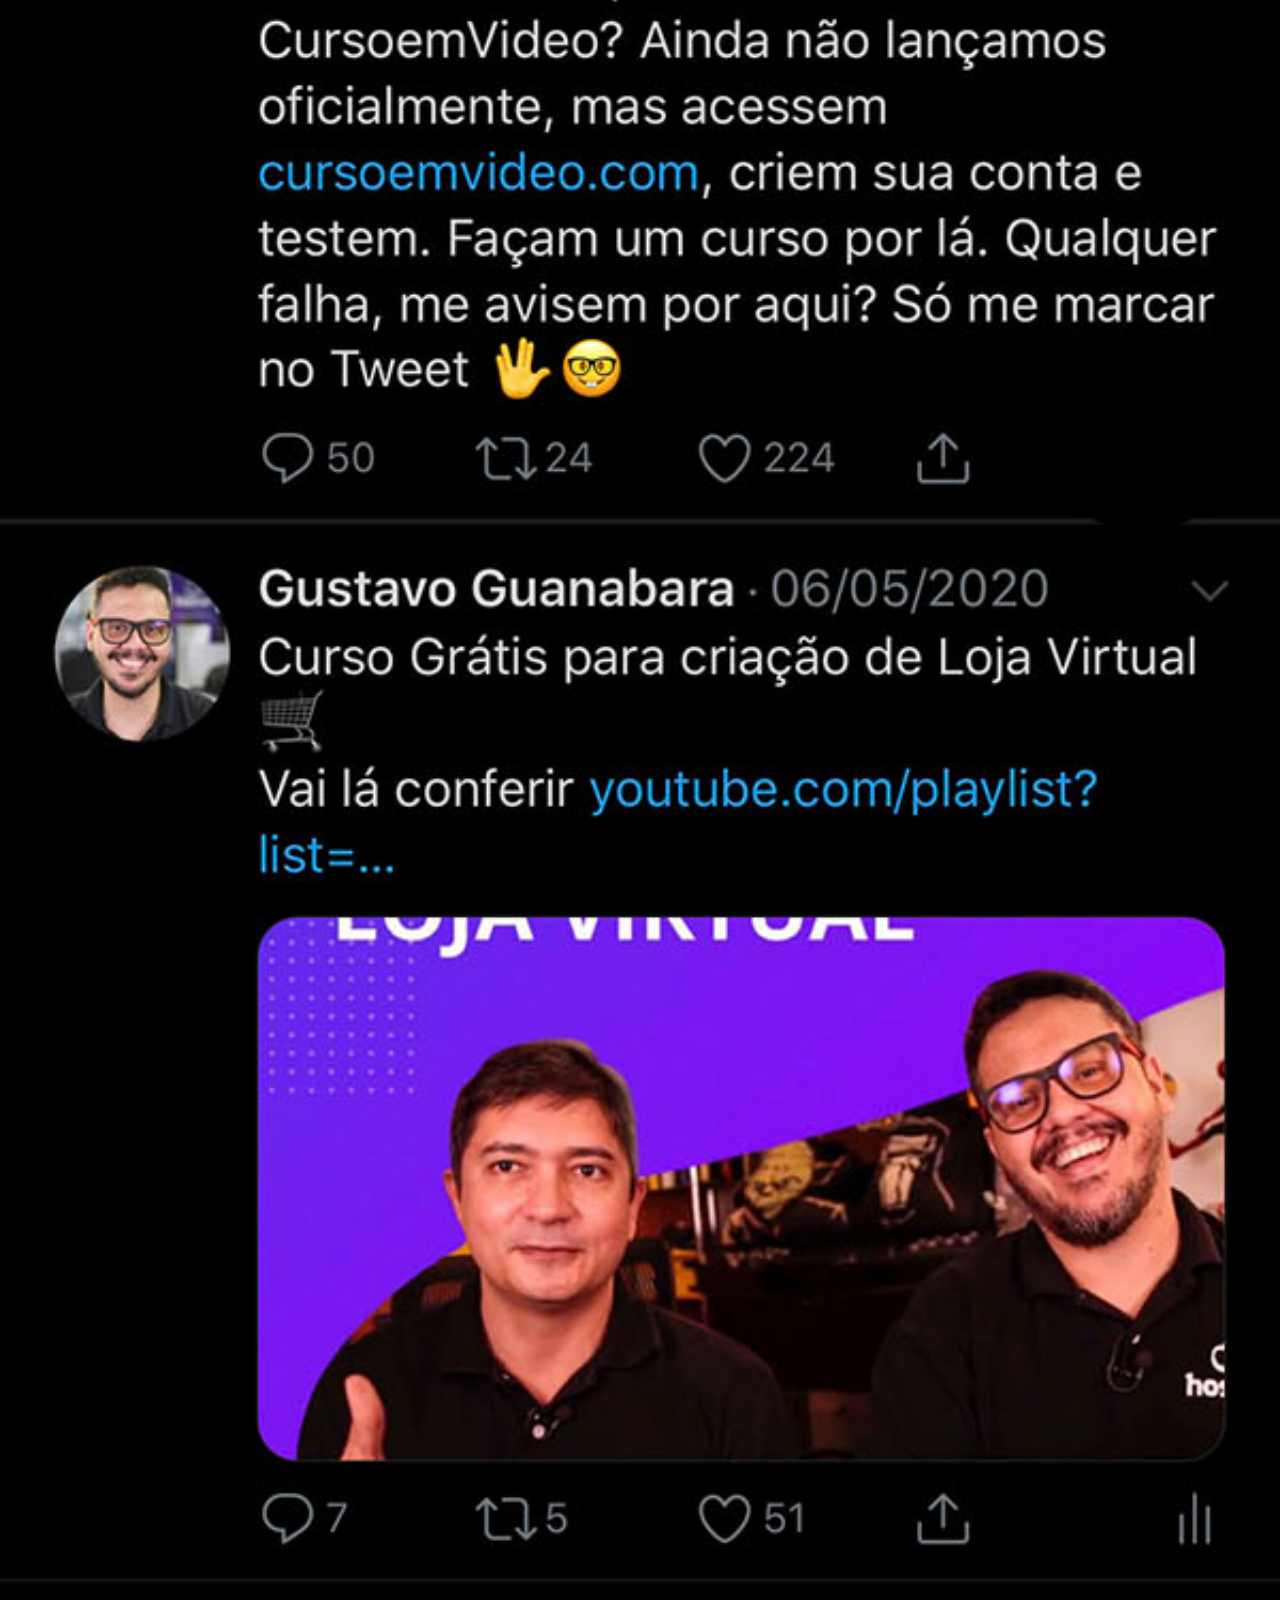
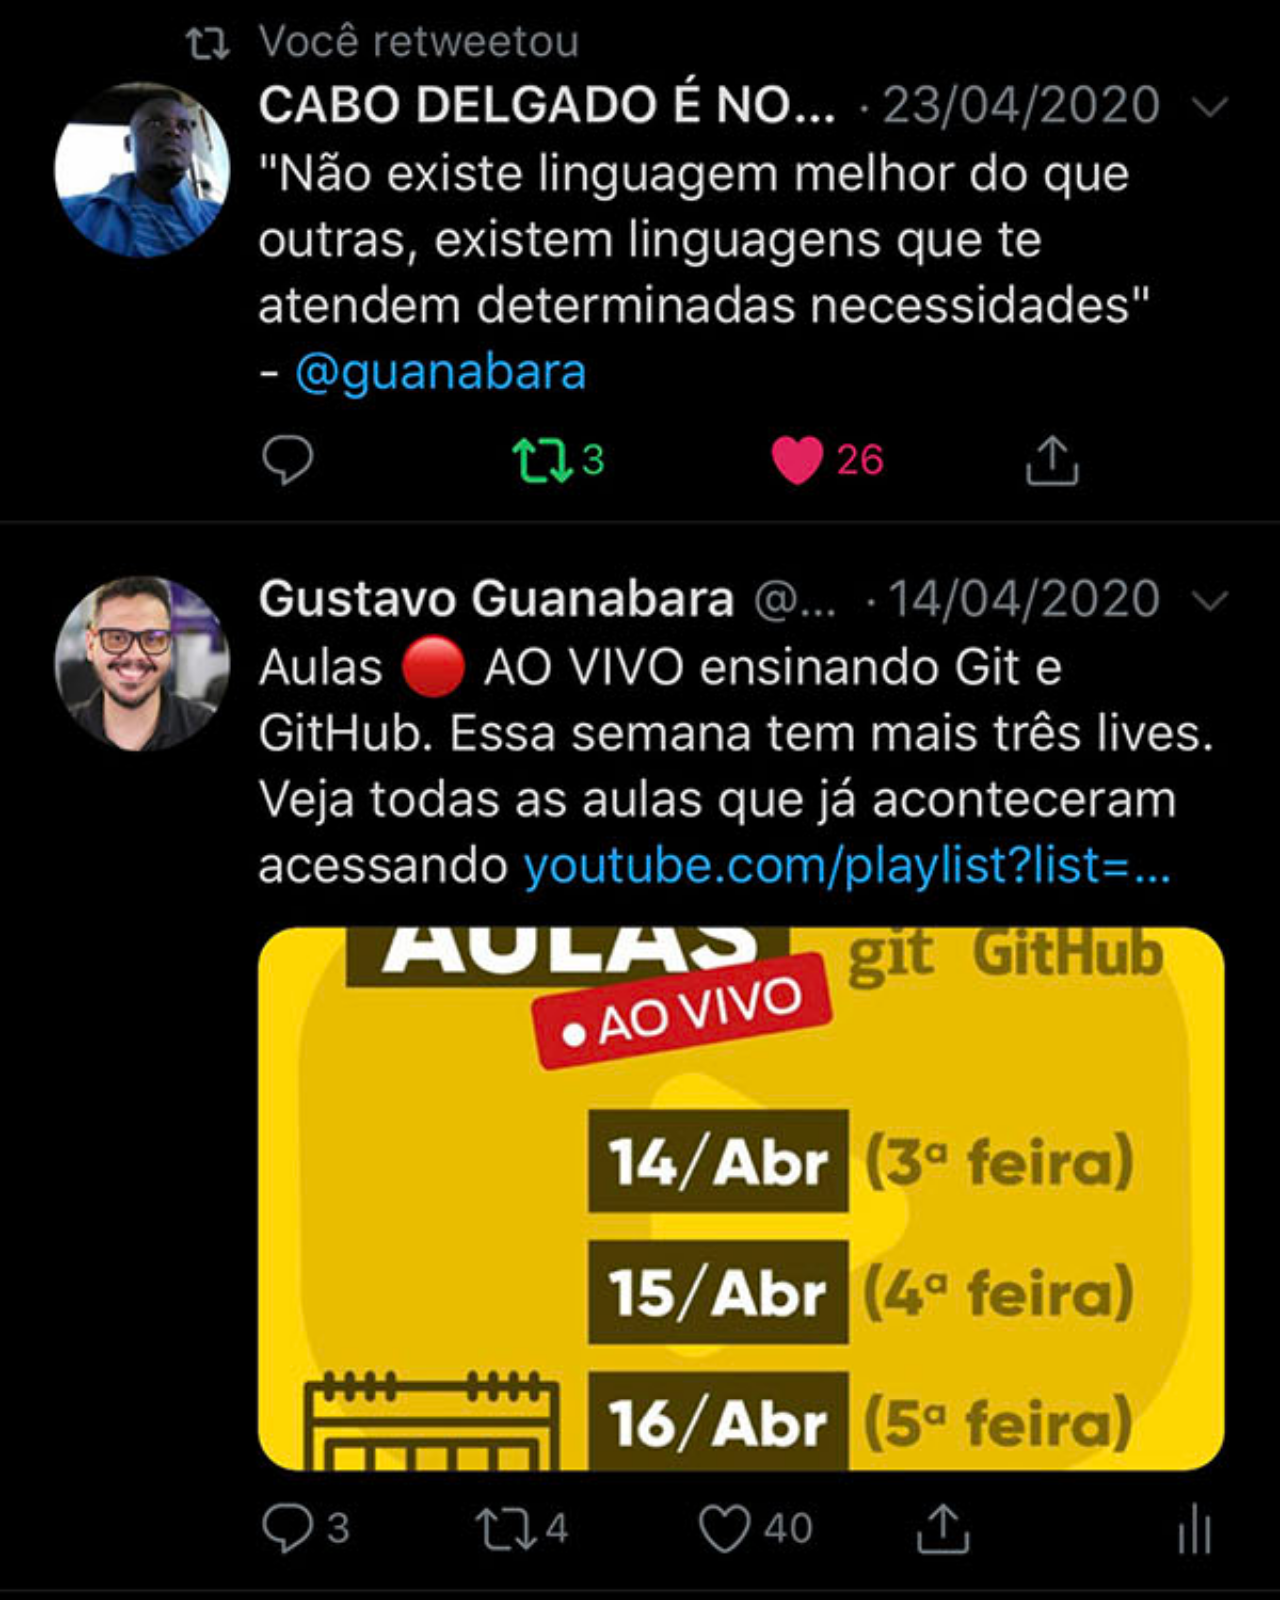
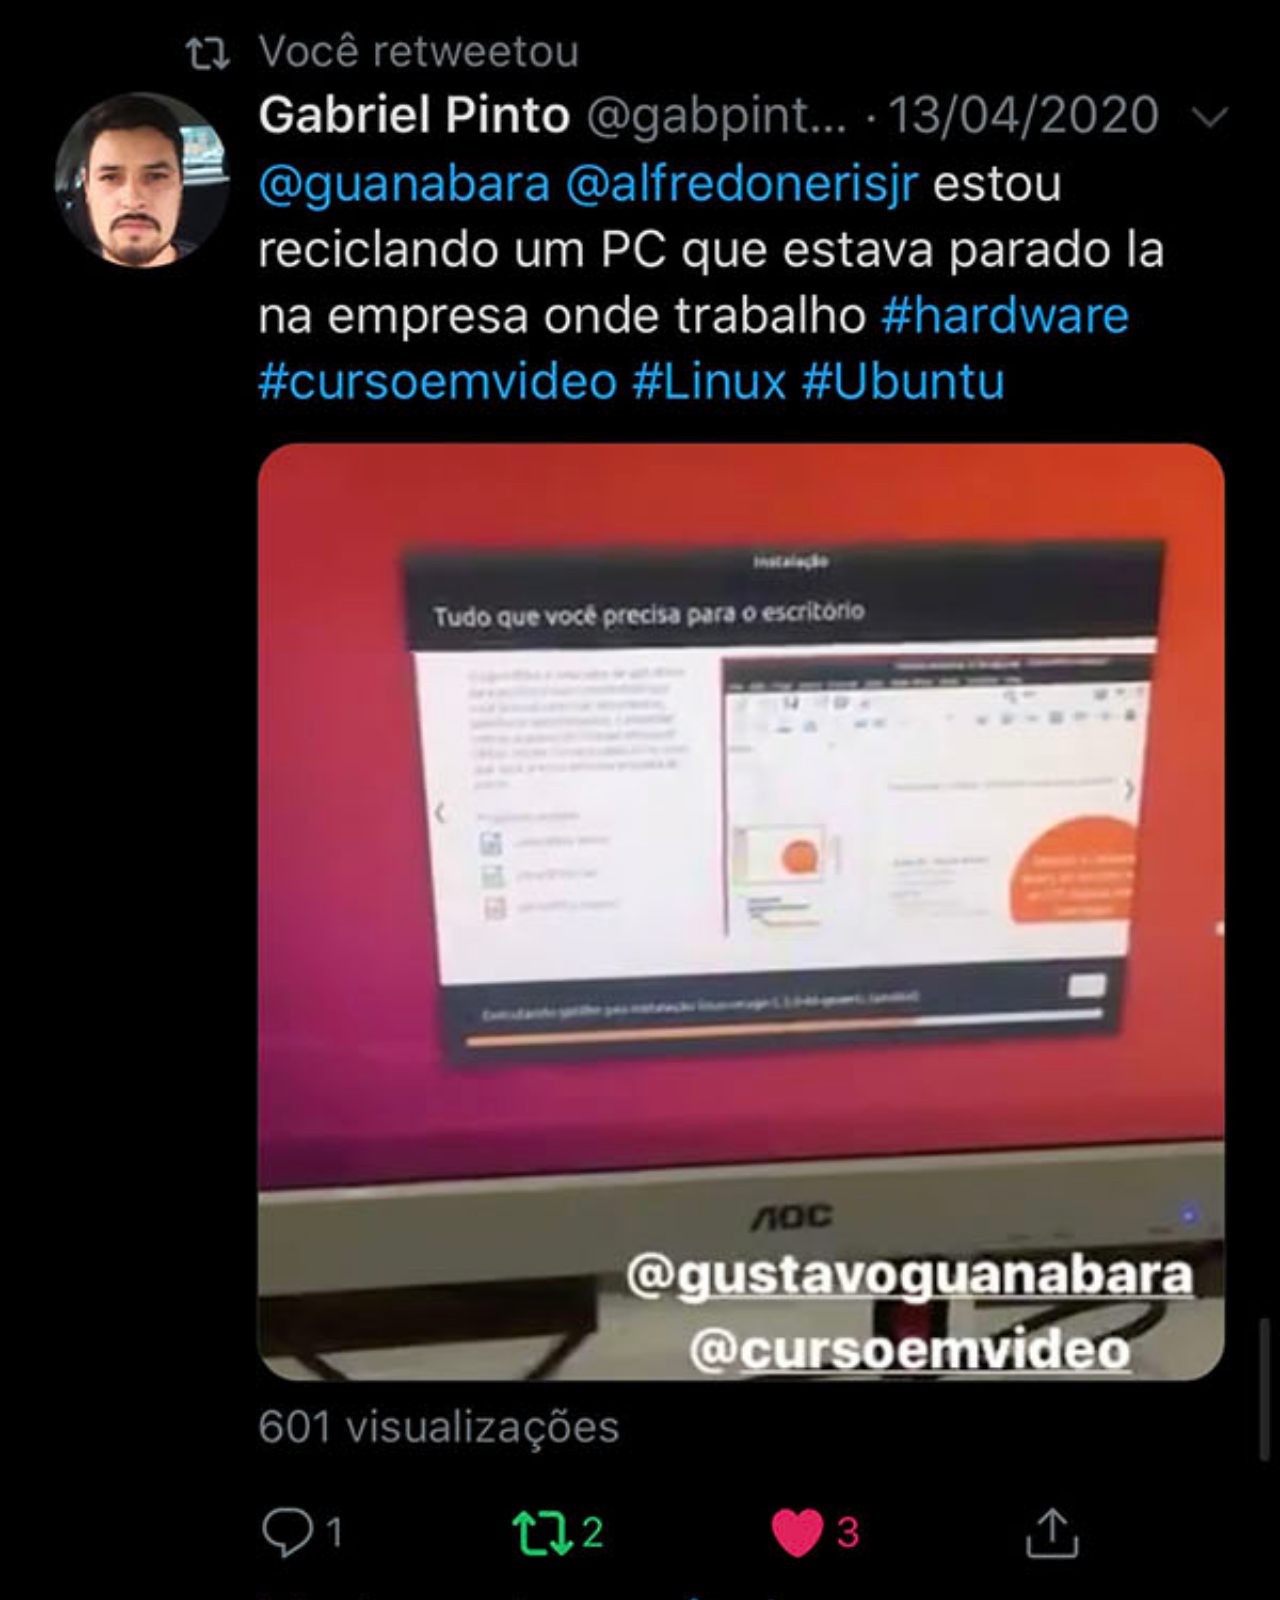
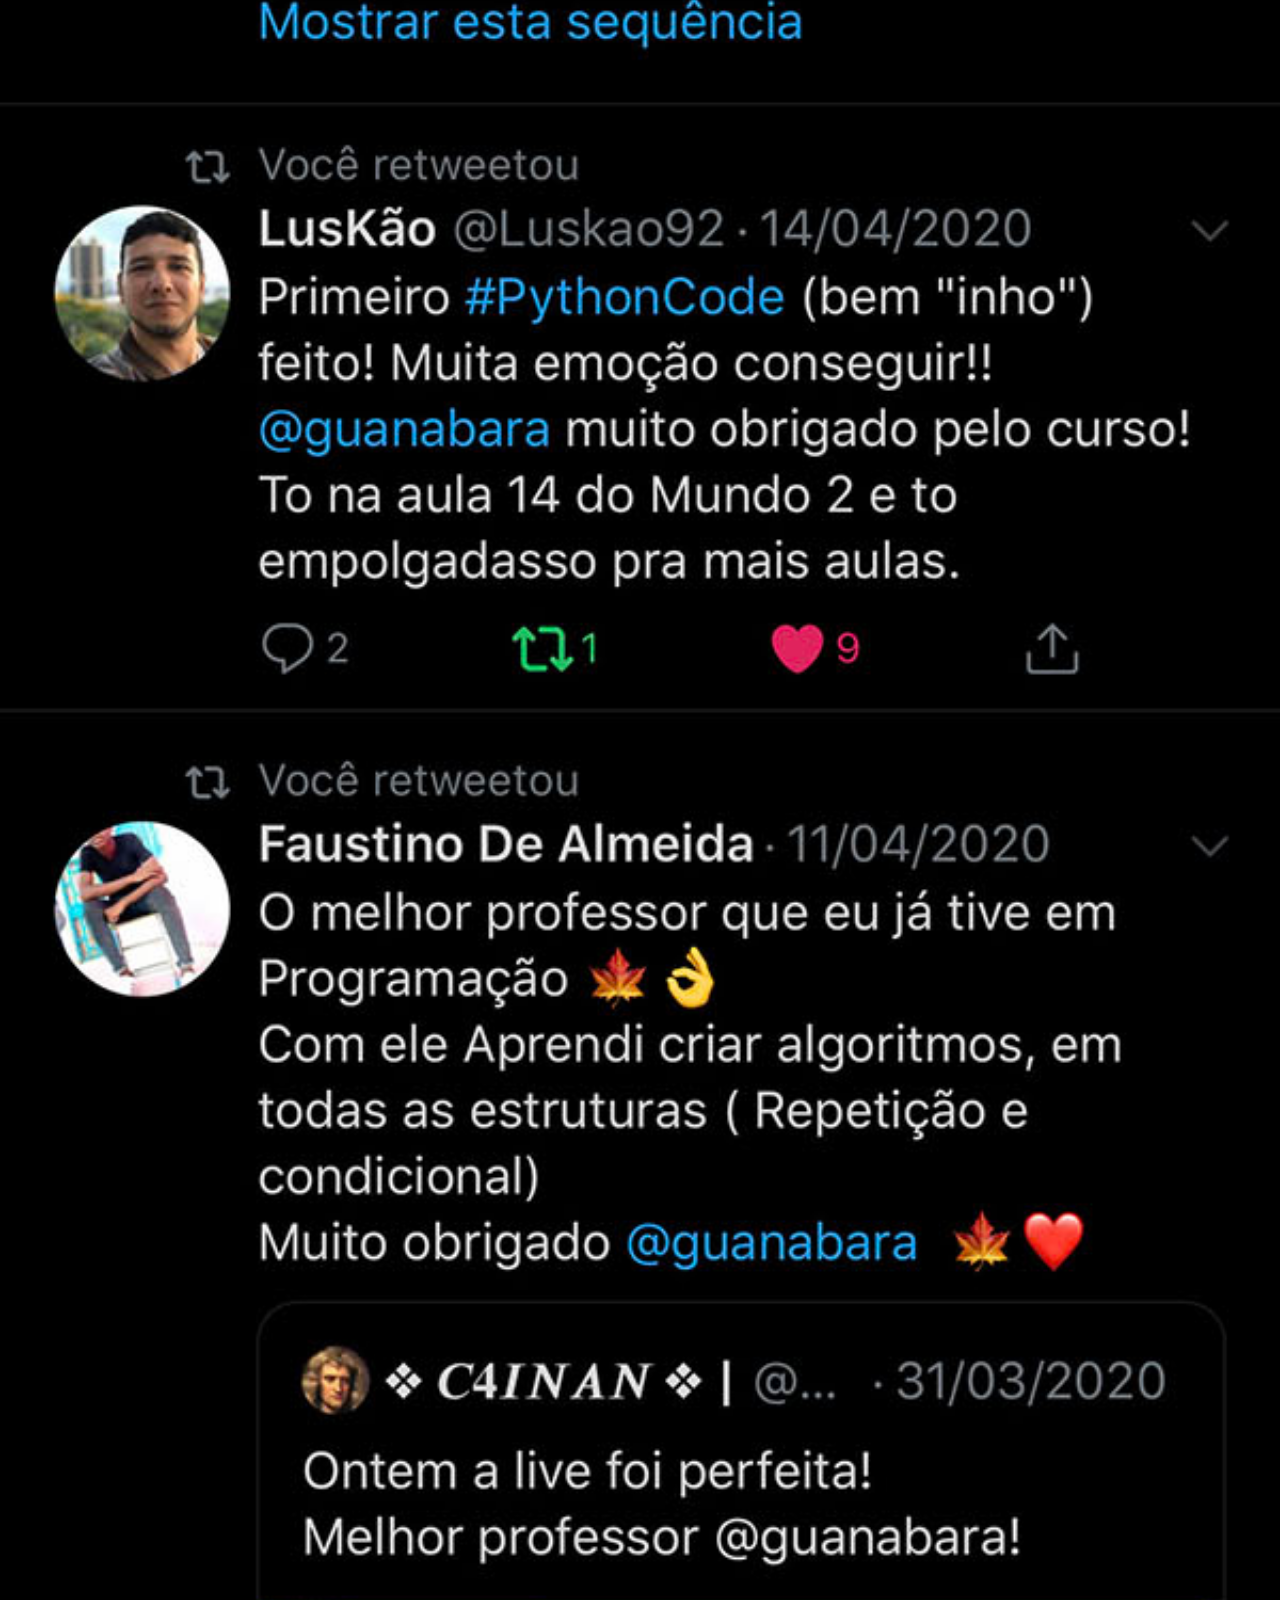
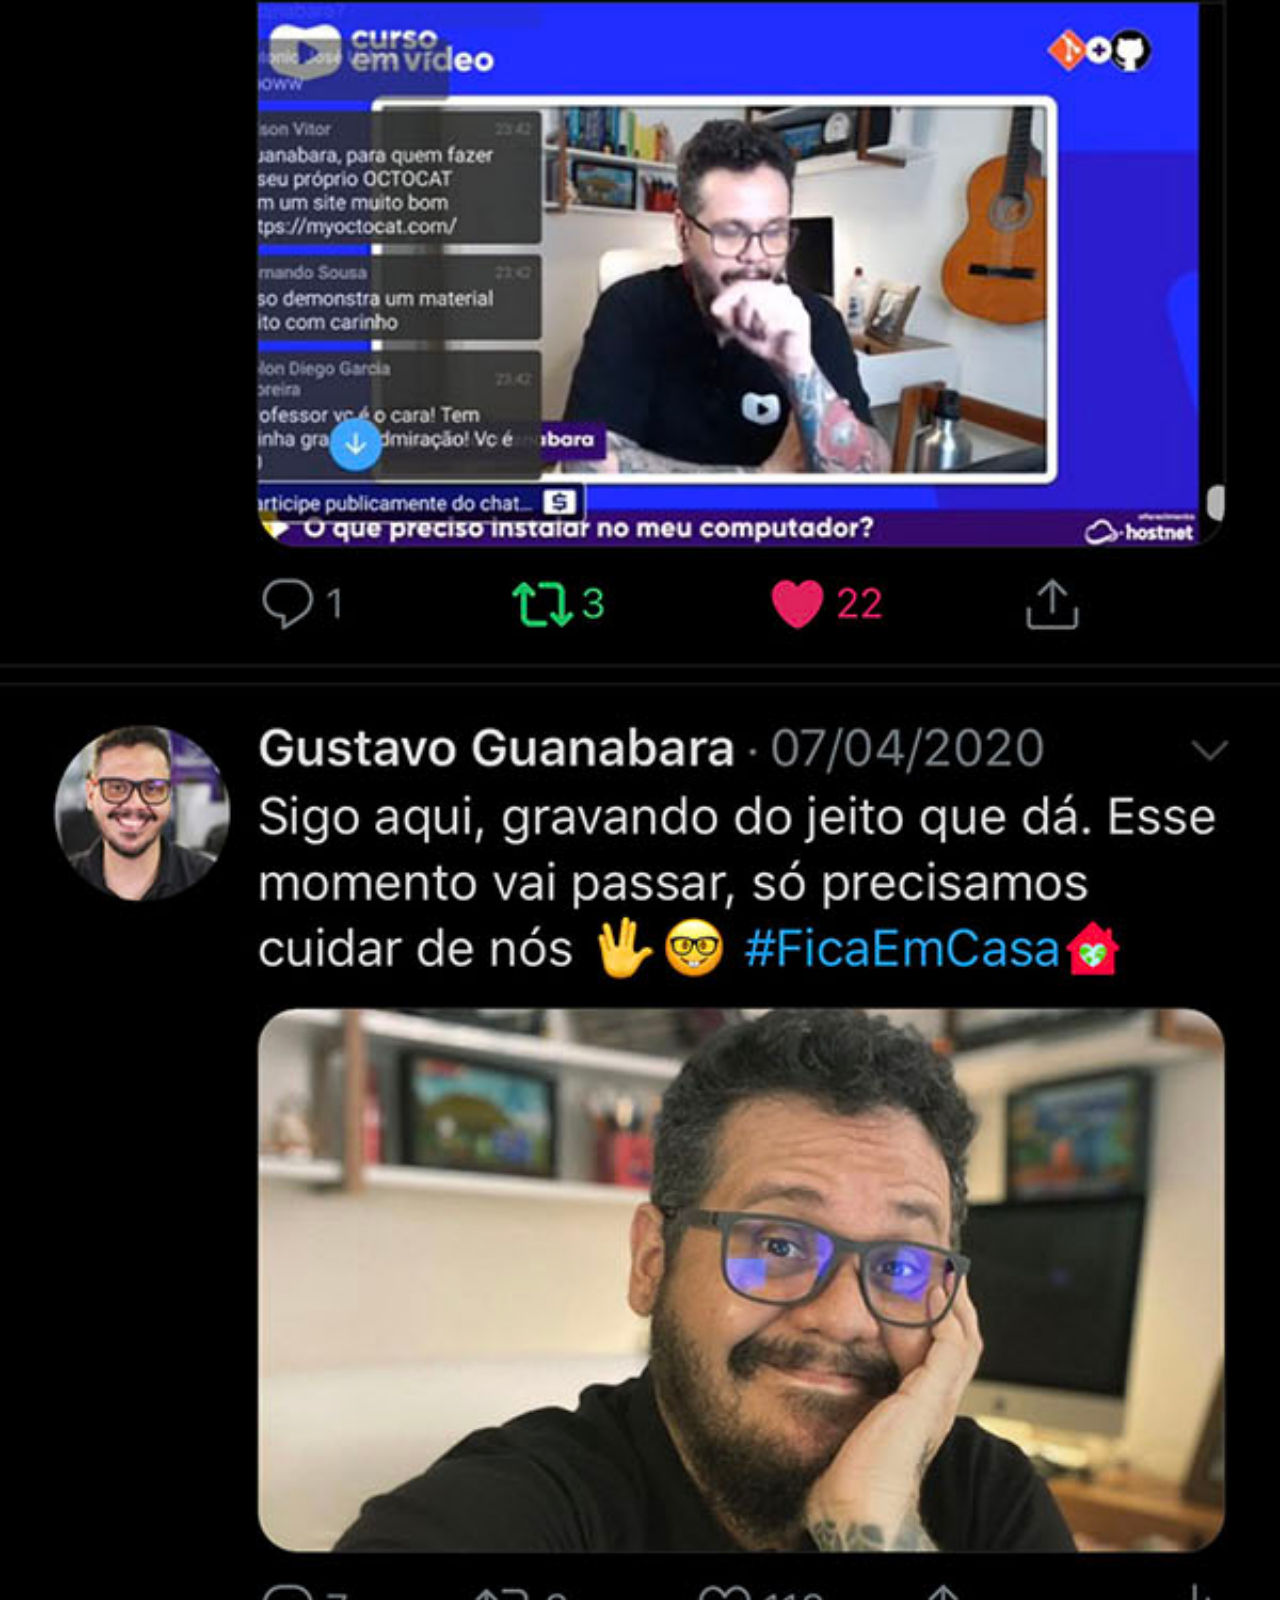
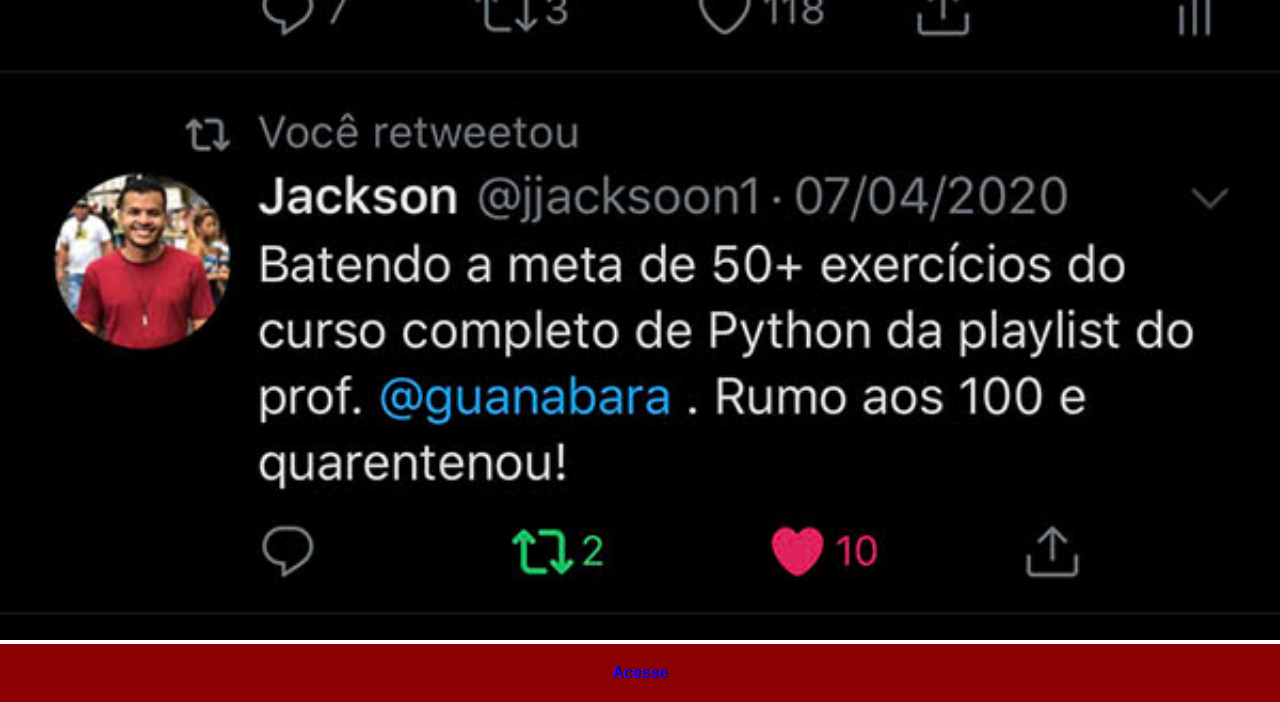
<file: twitter.html>
<!DOCTYPE html>
<html lang="ptbr">
<head>
    <meta charset="UTF-8">
    <meta name="viewport" content="width=device-width, initial-scale=1.0">
    <title>Youtube</title>
    <link rel="stylesheet" href="estilos/social.css">
</head>
<body>
    <img src="imagens/tela-twitter.jpg" alt="Youtube">
    <a href="https://twitter.com/guanabara" target="_blank">Acesse</a>
</body>
</html>
</file>
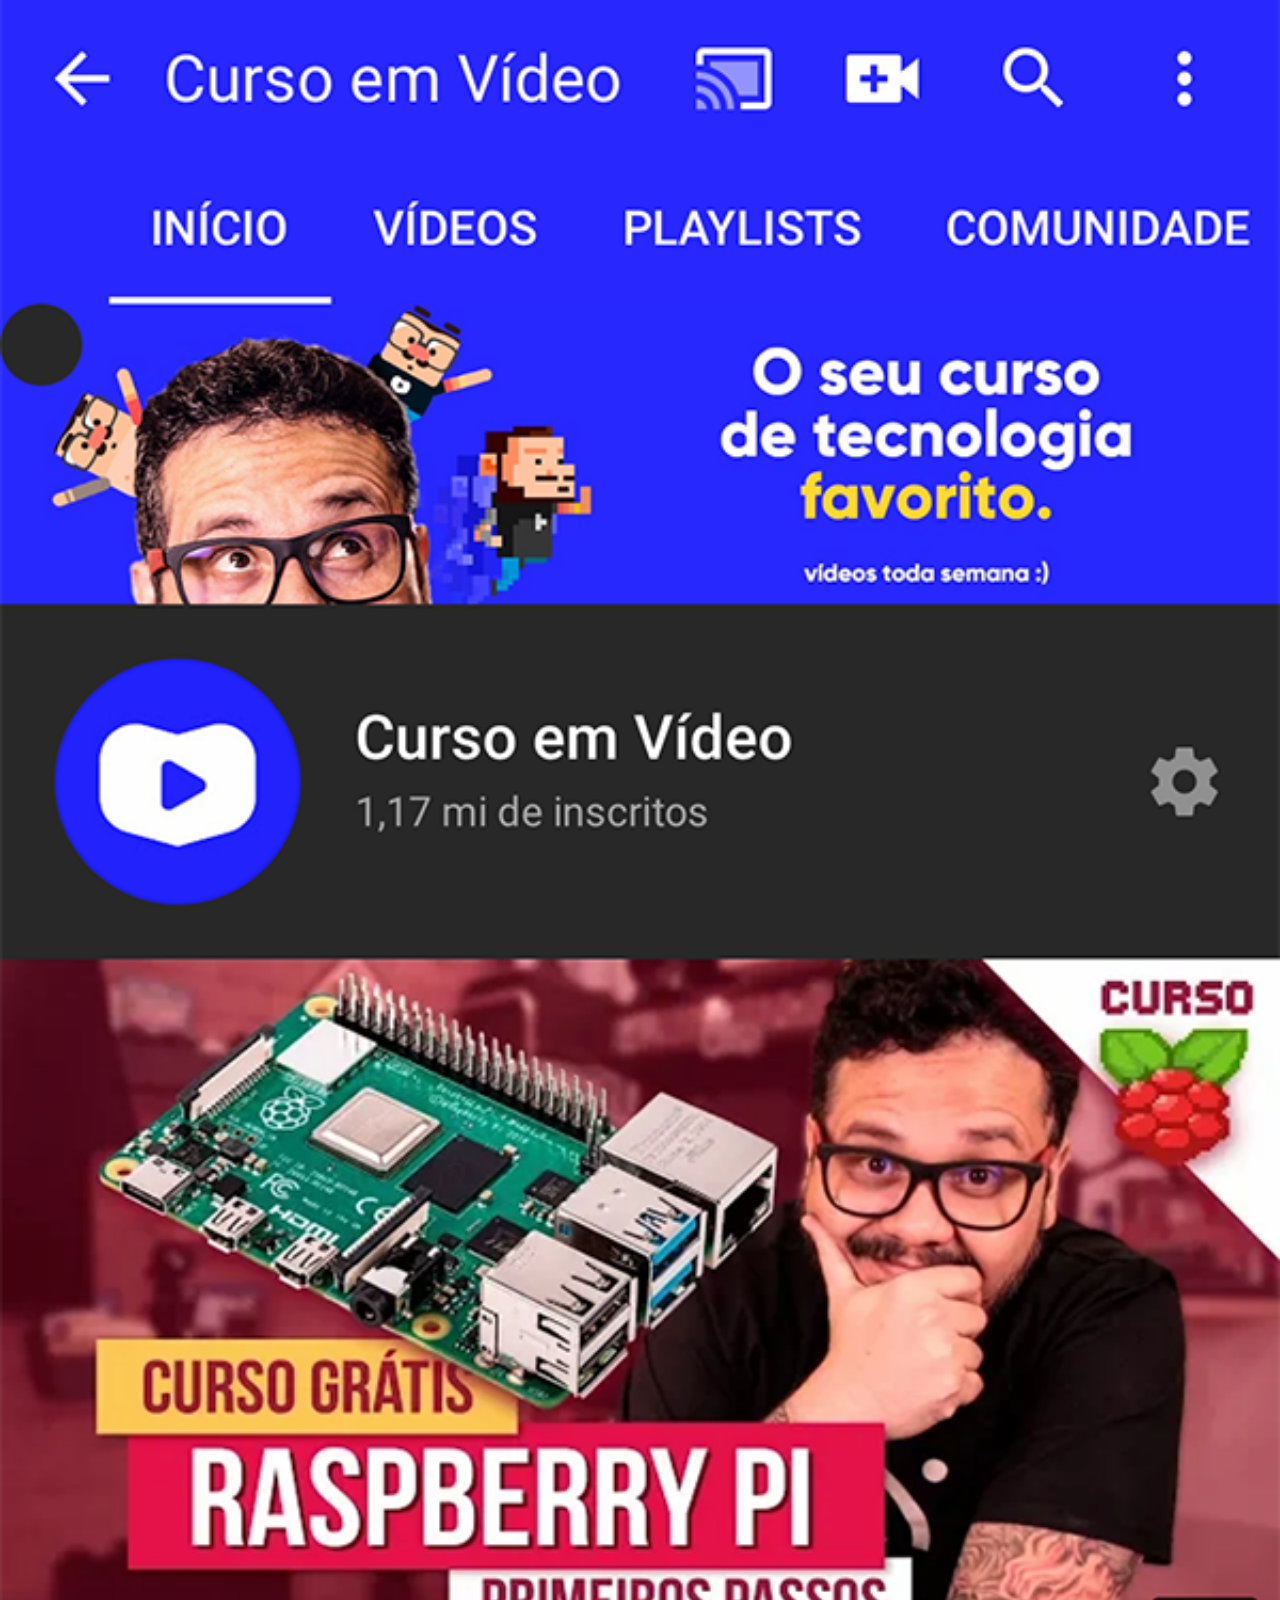
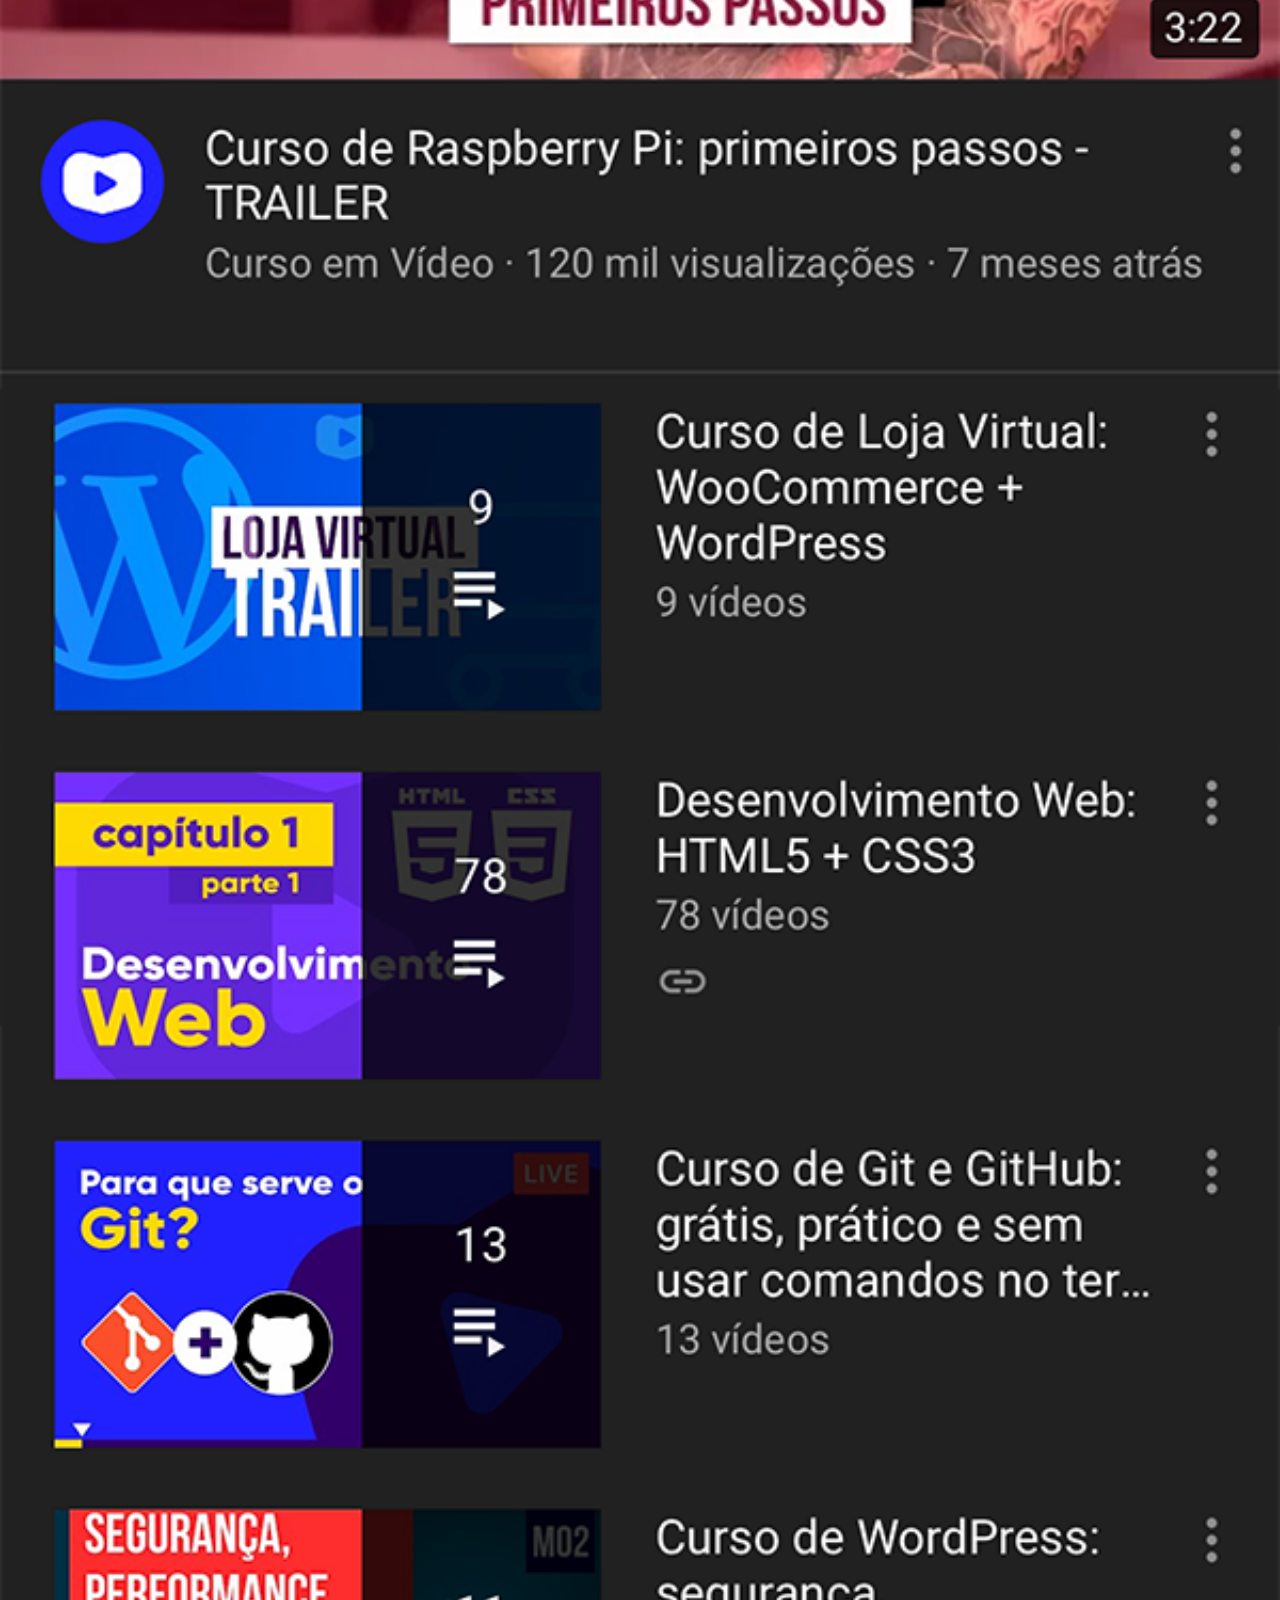
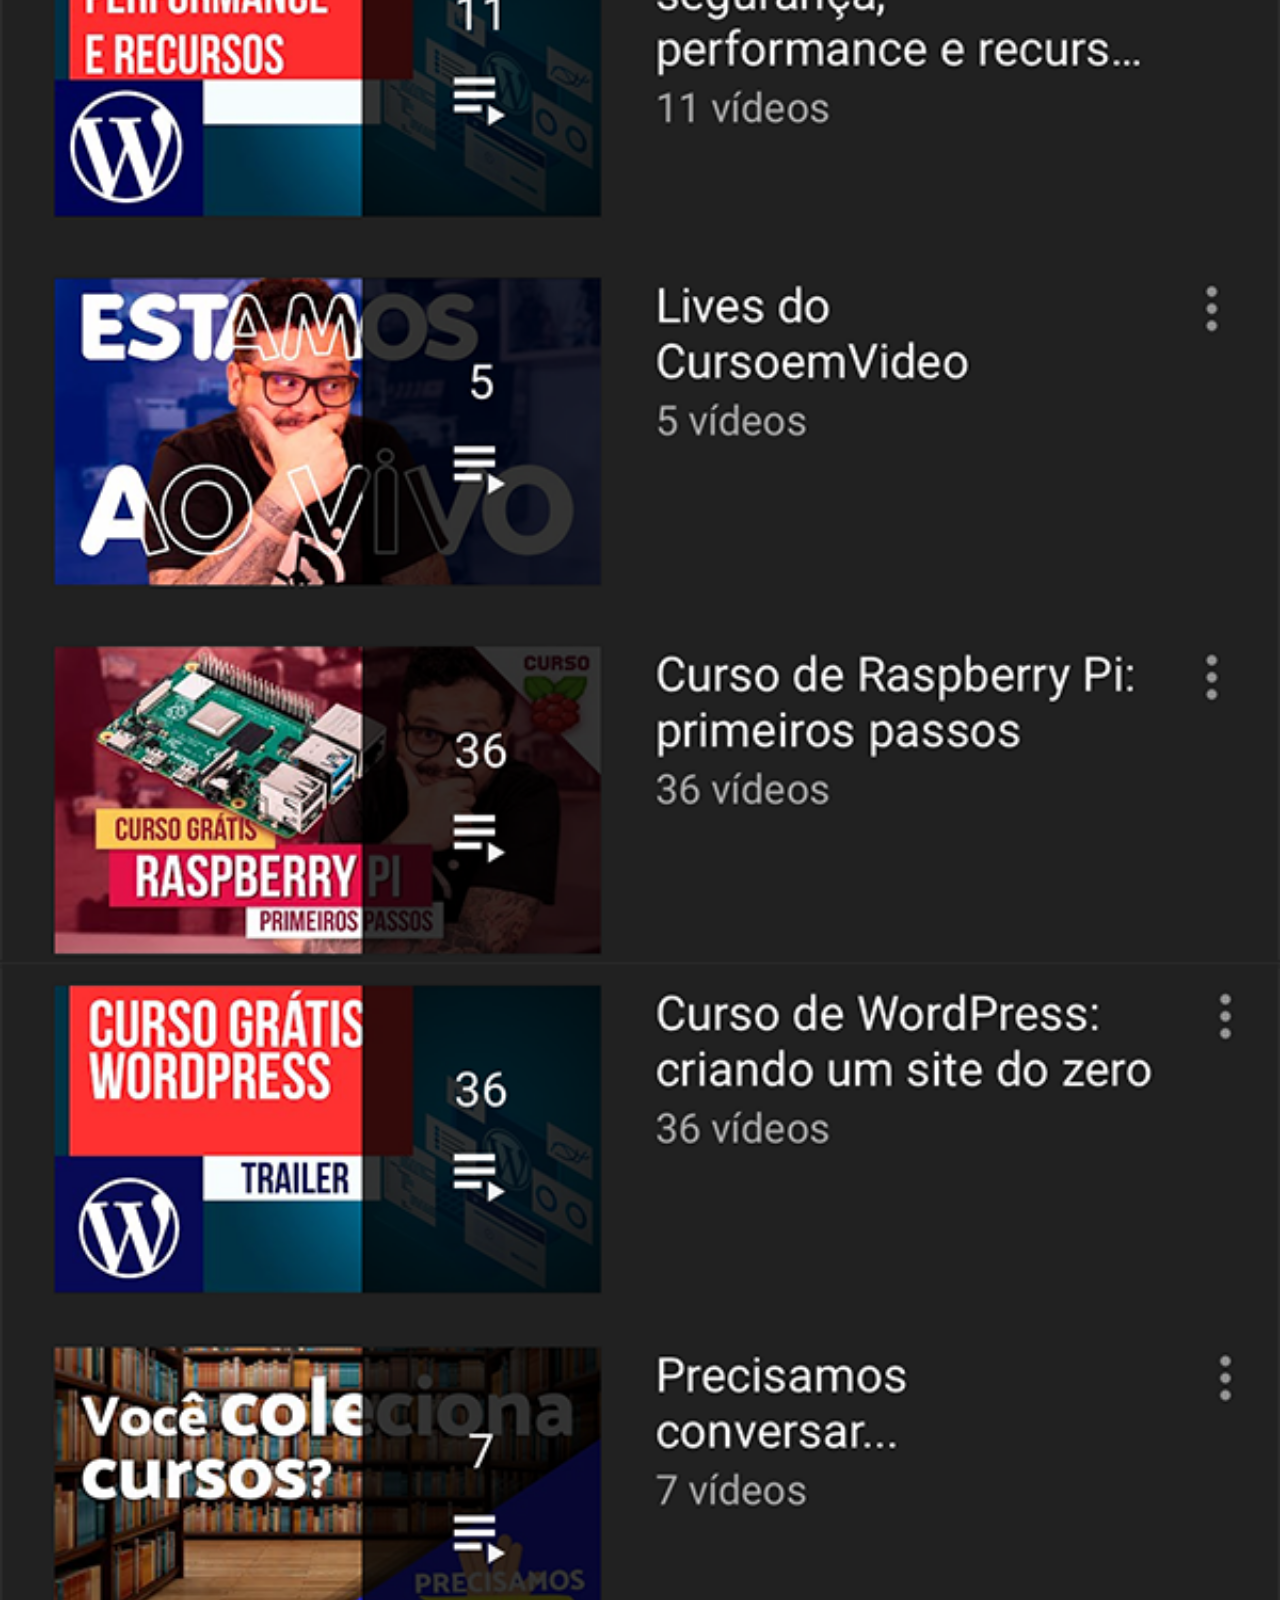
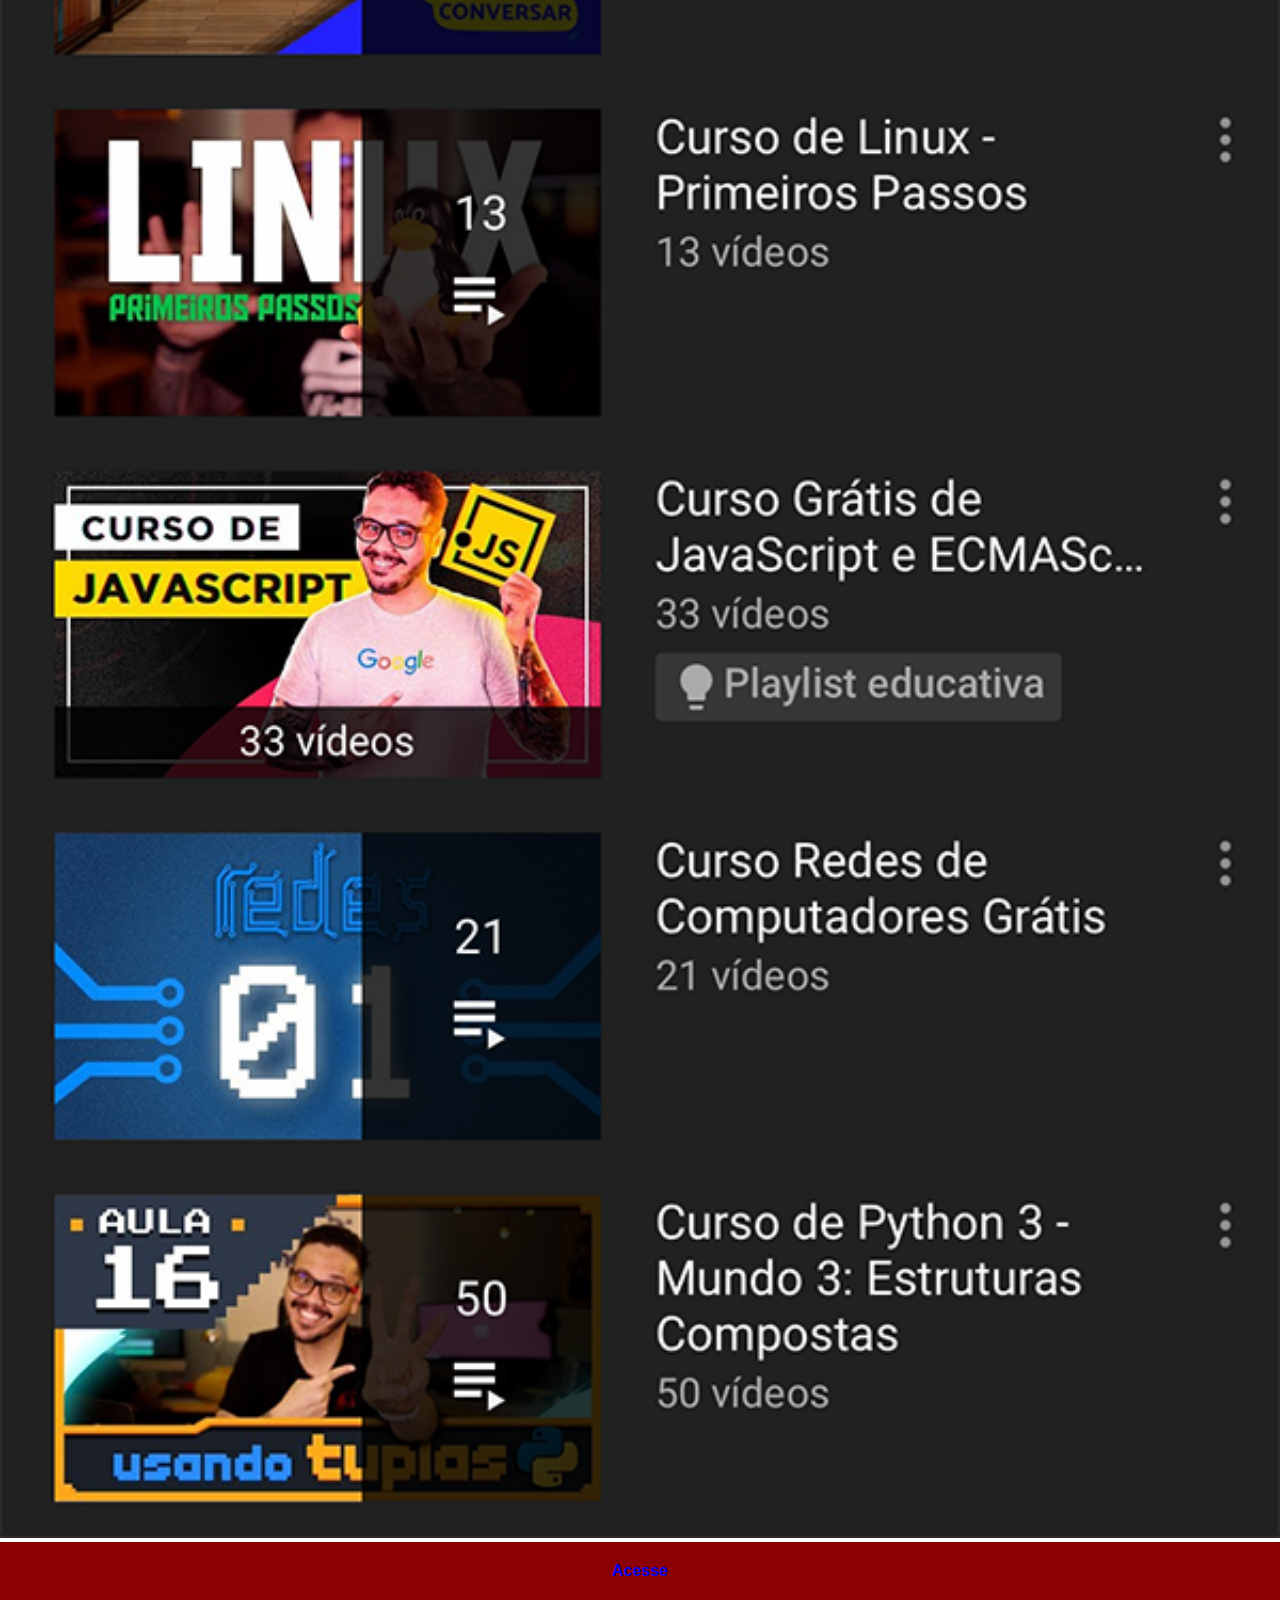
<file: youtube.html>
<!DOCTYPE html>
<html lang="ptbr">
<head>
    <meta charset="UTF-8">
    <meta name="viewport" content="width=device-width, initial-scale=1.0">
    <title>Youtube</title>
    <link rel="stylesheet" href="estilos/social.css">
</head>
<body>
    <img src="imagens/tela-youtube.png" alt="Youtube">
    <a href="https://www.youtube.com/user/cursoemvideos/playlists" target="_blank">Acesse</a>
</body>
</html>
</file>
<file: estilos/style.css>
@charset "UTF-8";

*{
    margin: 0px;
    padding: 0px;
    font-family: Arial, Helvetica, sans-serif;
}

html,body{
    height: 100vh;
    width: 100vh;
    background-color: black;
}
body{
    background-image: url(../imagens/fundo-madeira.jpg);
    background-size: cover;
    background-attachment: fixed;
}
main{
    height: 100vh;
    position: relative;
}
section#telefone{
    position: absolute;
    top: 50%;
    left: 50%;
    transform: translate(-50%, -50%);
    height: 627px;
    width: 311px;
    background-image: url(../imagens/frame-iphone.png);
    
}
iframe#tela{
    position: relative;
    top: 80px;
    left: 22px;
    width: 267px;
    height: 471px;
}
section#redes-sociais > a > img{
    width: 60px;
    height: 60px;
    margin: 10px;
    border-radius: 50%;
    box-shadow: 2px 2px 5px rgba(0, 0, 0, 0.397);
    box-sizing: border-box;
}
section#redes-sociais img{
    text-align: right;
}
section#redessociais img:hover{
    border: 2px solid rgba(255, 255, 255, 0.616);
    transform: translate(-5px, -5px);
    box-shadow: 5px 5px 10pxrgba(0, 0, 0, 0.411);
    transition: transfrom .3s, border 1.s;
}
::-webkit-scrollbar{
    height: 0px;
    width: 0px;
}
</file>
<file: estilos/social.css>
@charset "UTF-8";

*{
    margin: 0px;
    padding: 0px;
    font-family: Arial, Helvetica, sans-serif;
}
::-webkit-scrollbar{
    height: 0px;
    width: 0px;
}
img{
    width: 100vw;

}
a{
    display: block;
    background-color: darkred;
    padding: 20px;
    text-align: center;
    font-weight: bolder;
    text-decoration: none;
}
a:hover{
    background-color: red;
}
</file>
